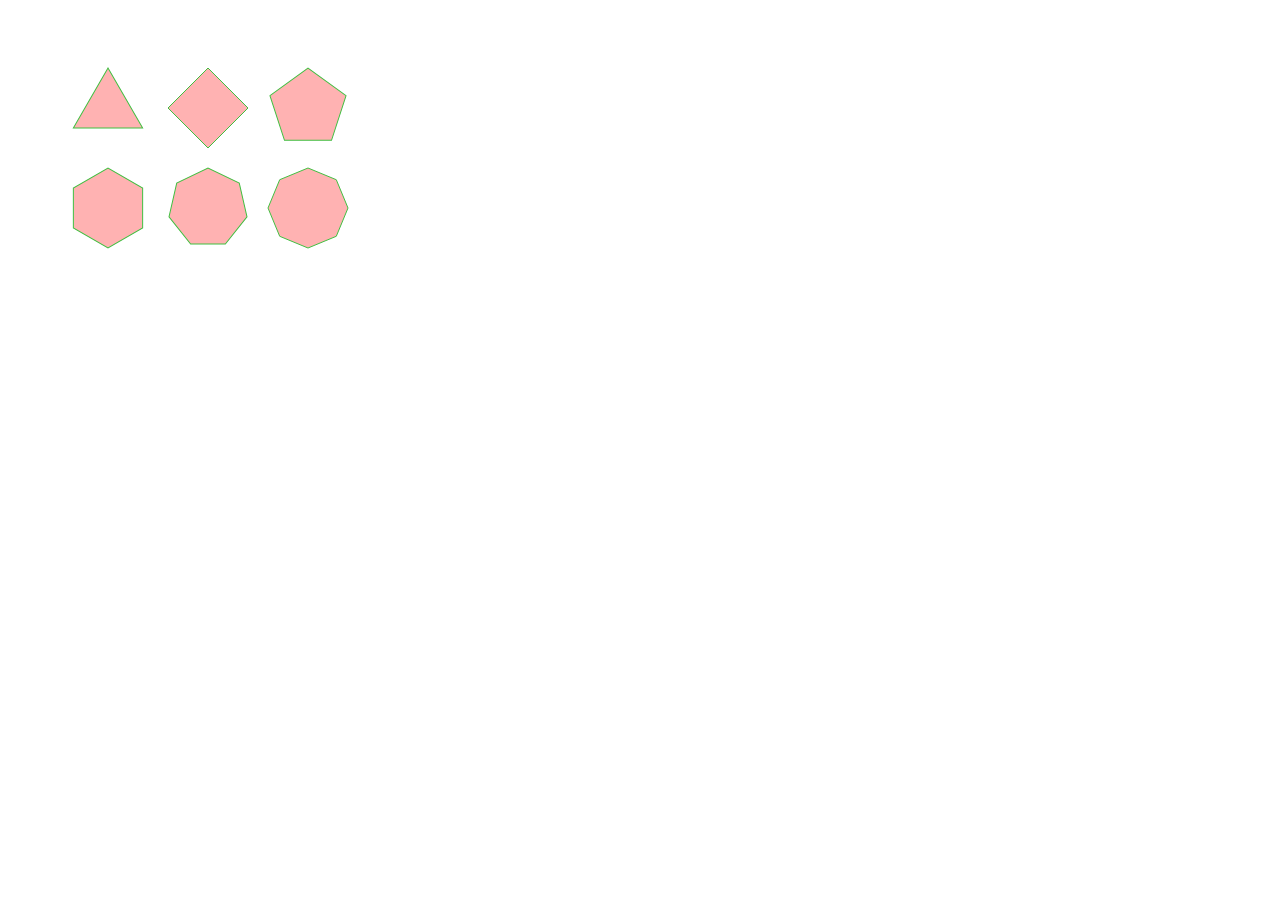
<file: index.html>
<!doctype html>
<html>
<head>
    <meta http-equiv="content-type" content="text/html;charset=UTF-8" />
    <title>canvas 画多边形</title>
</head>
<body>
    <canvas id="myCanvas" width="500" height="500"></canvas>
</body>
<script>
    var canvas = document.getElementById("myCanvas");
    var ctx = canvas.getContext('2d');
    function draw(x,y,n,r){
       var i,ang;
       ang= Math.PI*2/n;
       ctx.save();
       ctx.fillStyle = 'rgba(255,0,0,.3)';
       ctx.strokeStyle = 'hsl(120,50%,50%)';
       ctx.lineWidth = 1;
       ctx.translate(x,y);
       ctx.moveTo(0,-r);
       ctx.beginPath();
       for(i=0;i<n;i++){
           ctx.rotate(ang);
           ctx.lineTo(0,-r);
       }
       ctx.closePath();
       ctx.fill();
       ctx.stroke();
       ctx.restore();
    }
    
    draw(100,100,3,40); 
    draw(200,100,4,40);
    draw(300,100,5,40);
    draw(100,200,6,40);
    draw(200,200,7,40);
    draw(300,200,8,40);
</script>
</html>
</file>
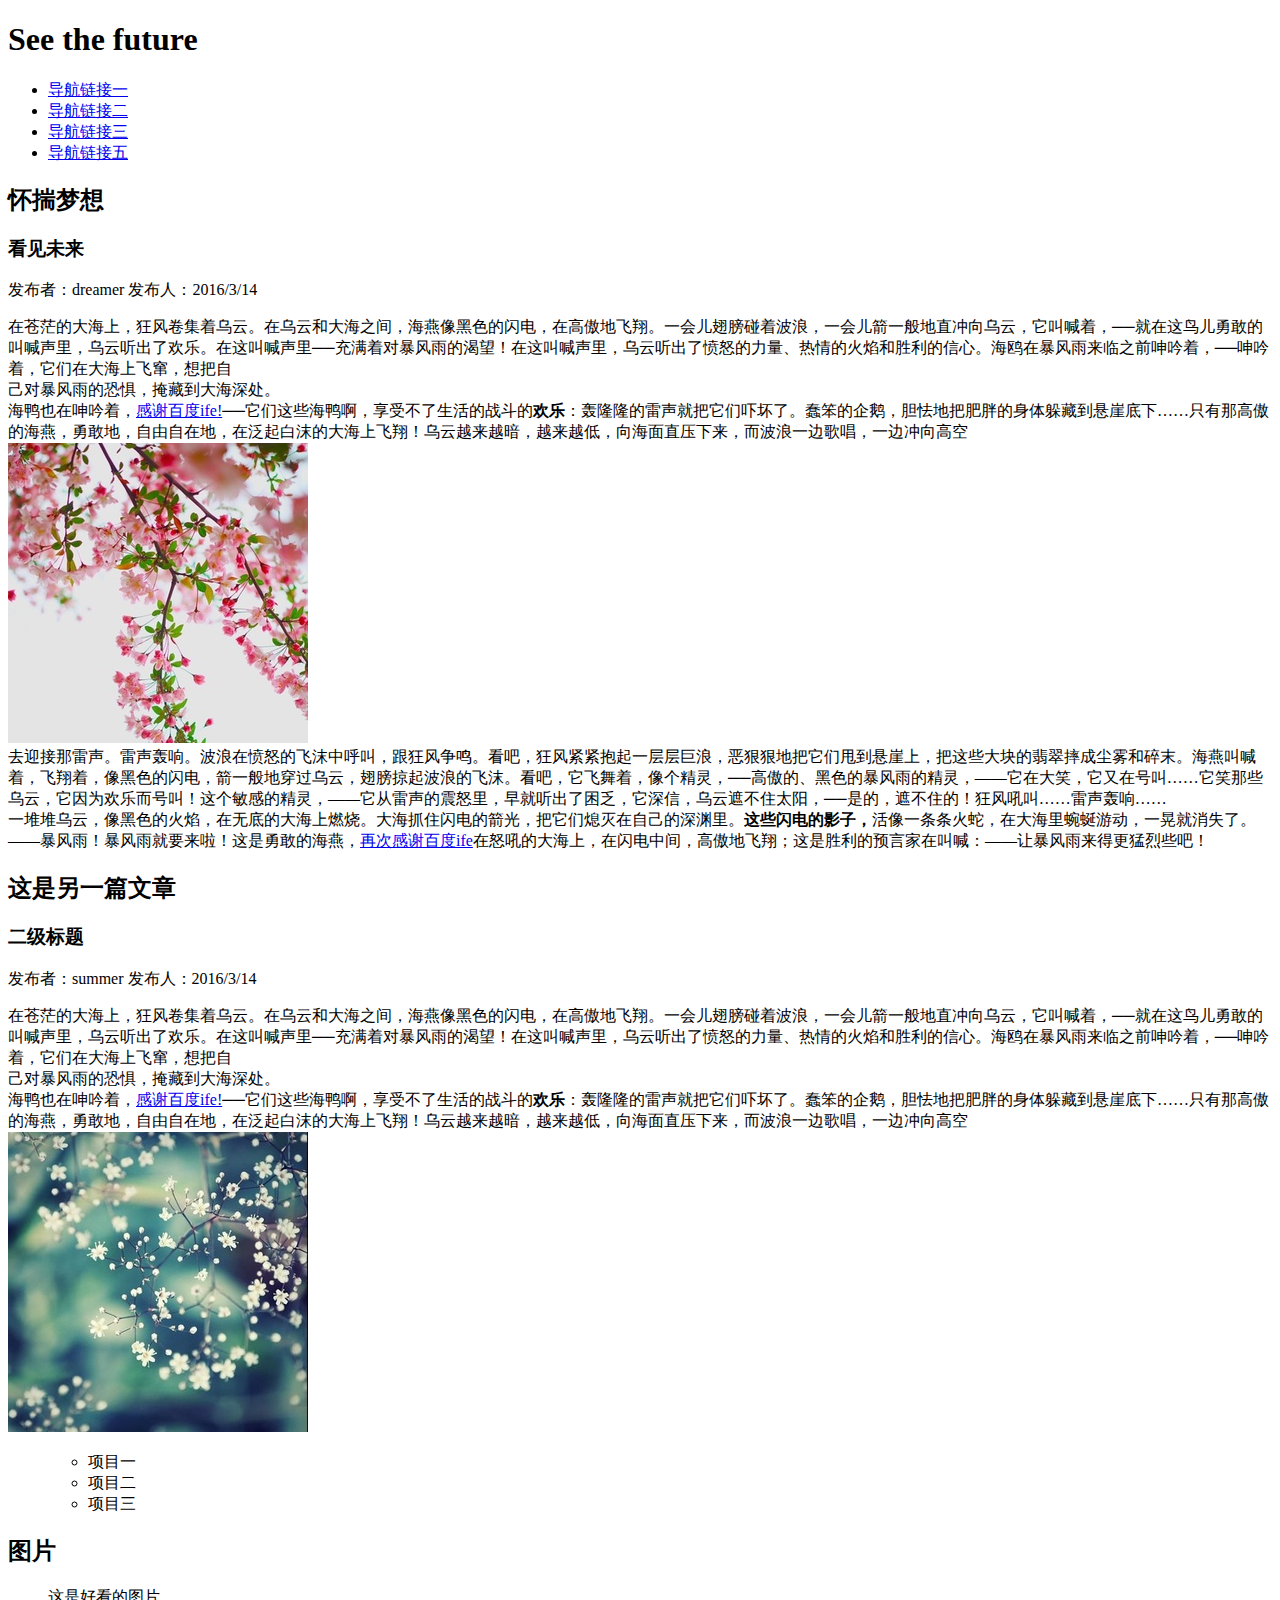
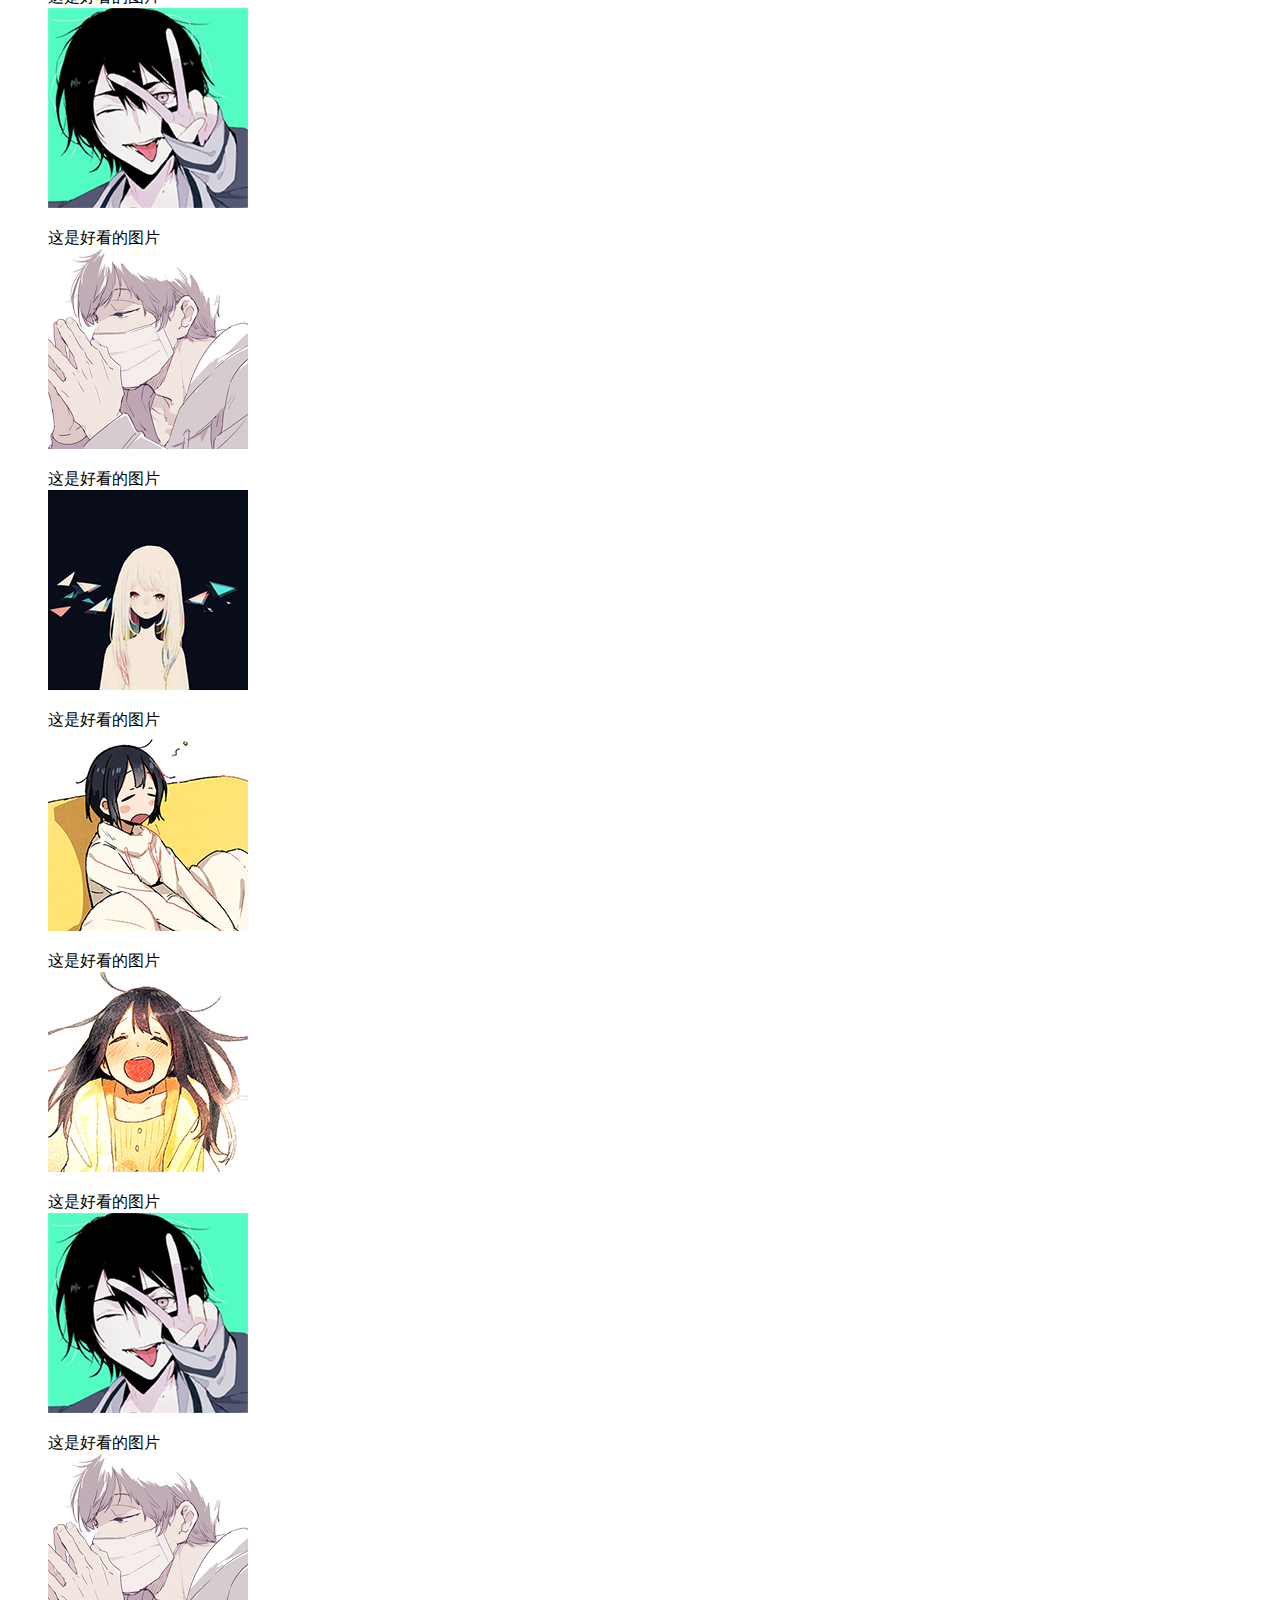
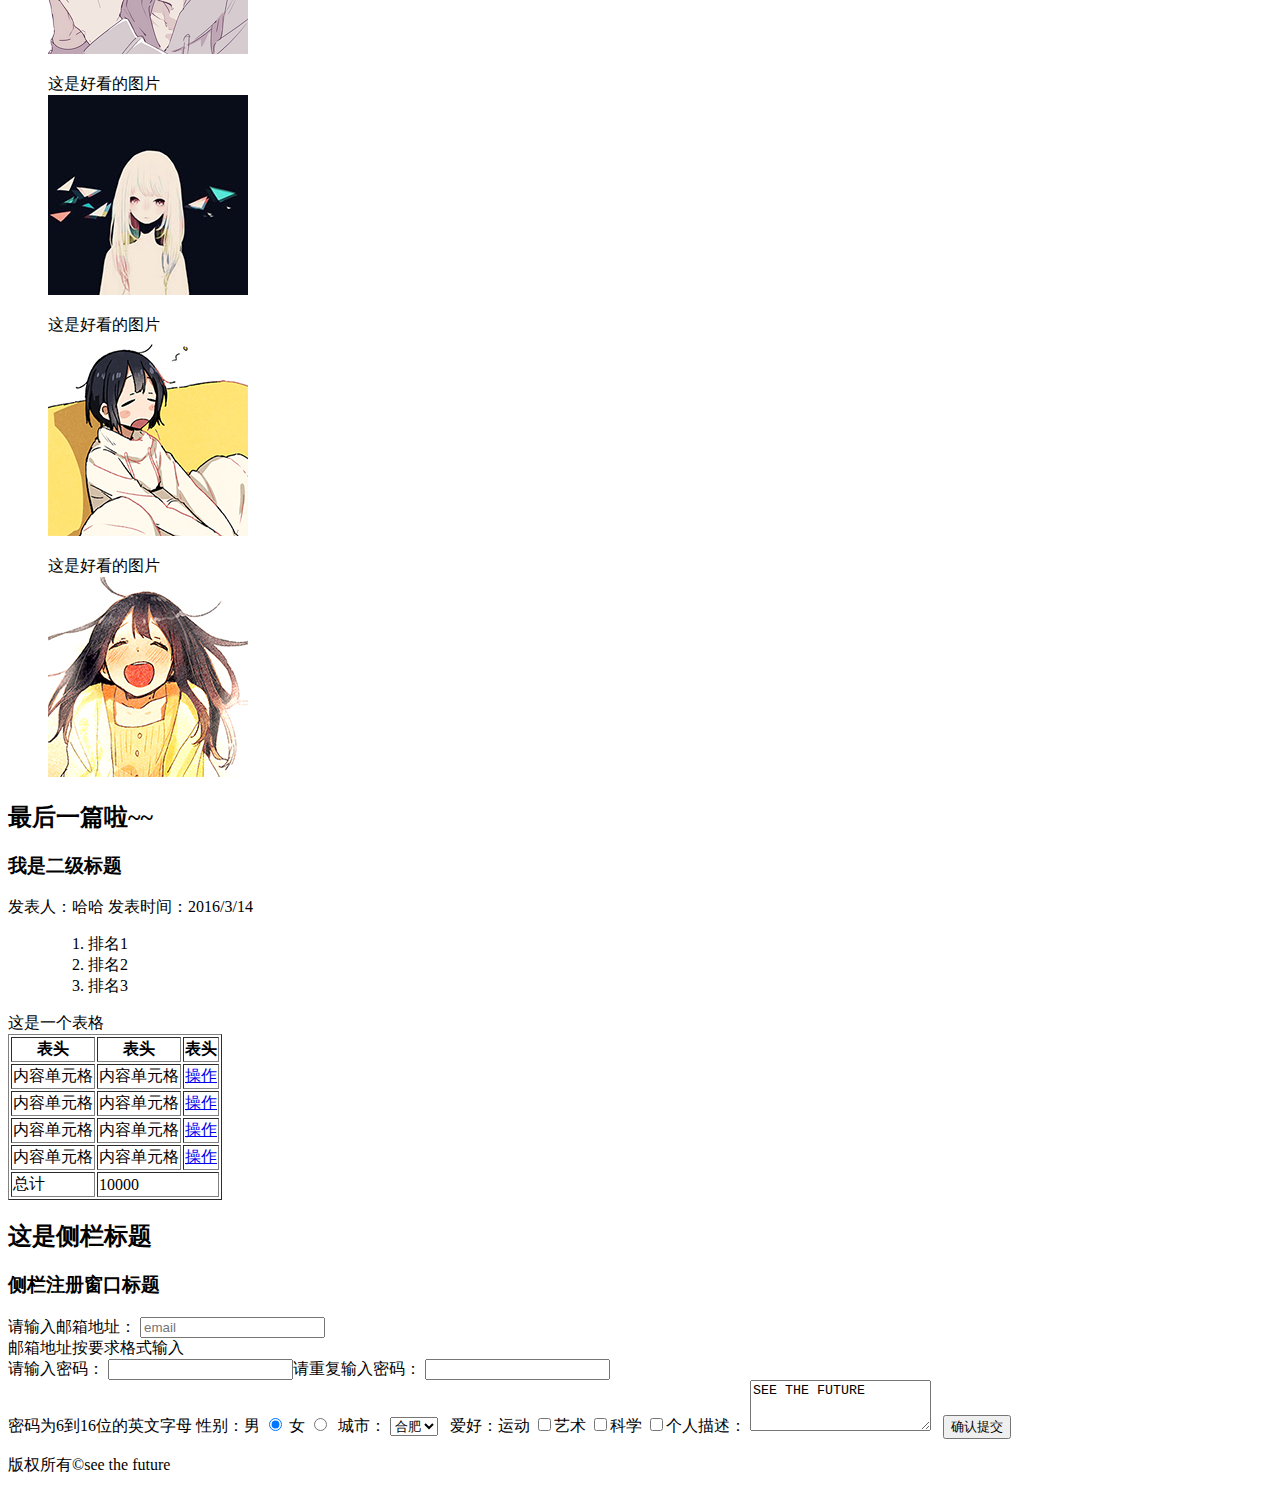
<file: task1/task1-1/index.html>
<!DOCTYPE html>
<html lang="en">

<head>
    <meta charset="UTF-8">
    <title>task1-1</title>
</head>

<body>
    <h1>See the future</h1>
    <header>
    <nav>
        <ul>
            <li><a href="#">导航链接一</a>
            </li>
            <li><a href="#">导航链接二</a>
            </li>
            <li><a href="#">导航链接三</a>
            </li>
            <li><a href="#">导航链接五</a>
            </li>
        </ul>
    </nav>
    </header>
    <section>
        <article>
           <hgroup>
            <h2>怀揣梦想</h2>
            <h3>看见未来</h3>
            </hgroup>
            <span>发布者：dreamer&nbsp;发布人：2016/3/14</span>
            <p>
                在苍茫的大海上，狂风卷集着乌云。在乌云和大海之间，海燕像黑色的闪电，在高傲地飞翔。一会儿翅膀碰着波浪，一会儿箭一般地直冲向乌云，它叫喊着，──就在这鸟儿勇敢的叫喊声里，乌云听出了欢乐。在这叫喊声里──充满着对暴风雨的渴望！在这叫喊声里，乌云听出了愤怒的力量、热情的火焰和胜利的信心。海鸥在暴风雨来临之前呻吟着，──呻吟着，它们在大海上飞窜，想把自</br>己对暴风雨的恐惧，掩藏到大海深处。</br>海鸭也在呻吟着，<a href="http://ife.baidu.com">感谢百度ife!</a>──它们这些海鸭啊，享受不了生活的战斗的<b>欢乐</b>：轰隆隆的雷声就把它们吓坏了。蠢笨的企鹅，胆怯地把肥胖的身体躲藏到悬崖底下……只有那高傲的海燕，勇敢地，自由自在地，在泛起白沫的大海上飞翔！乌云越来越暗，越来越低，向海面直压下来，而波浪一边歌唱，一边冲向高空</br>
                <img src="images/1.jpg" alt="">
                </br>去迎接那雷声。雷声轰响。波浪在愤怒的飞沫中呼叫，跟狂风争鸣。看吧，狂风紧紧抱起一层层巨浪，恶狠狠地把它们甩到悬崖上，把这些大块的翡翠摔成尘雾和碎末。海燕叫喊着，飞翔着，像黑色的闪电，箭一般地穿过乌云，翅膀掠起波浪的飞沫。看吧，它飞舞着，像个精灵，──高傲的、黑色的暴风雨的精灵，——它在大笑，它又在号叫……它笑那些乌云，它因为欢乐而号叫！这个敏感的精灵，——它从雷声的震怒里，早就听出了困乏，它深信，乌云遮不住太阳，──是的，遮不住的！狂风吼叫……雷声轰响……</br>
                一堆堆乌云，像黑色的火焰，在无底的大海上燃烧。大海抓住闪电的箭光，把它们熄灭在自己的深渊里。<b>这些闪电的影子，</b>活像一条条火蛇，在大海里蜿蜒游动，一晃就消失了。——暴风雨！暴风雨就要来啦！这是勇敢的海燕，<a href="http://ife.baidu.com" target="blank">再次感谢百度ife</a>在怒吼的大海上，在闪电中间，高傲地飞翔；这是胜利的预言家在叫喊：——让暴风雨来得更猛烈些吧！
            </p>
        </article>
        <article>
           <hgroup>
            <h2>这是另一篇文章</h2>
            <h3>二级标题</h3>
            </hgroup>
            <span>发布者：summer&nbsp;发布人：2016/3/14</span>
            <p>
                在苍茫的大海上，狂风卷集着乌云。在乌云和大海之间，海燕像黑色的闪电，在高傲地飞翔。一会儿翅膀碰着波浪，一会儿箭一般地直冲向乌云，它叫喊着，──就在这鸟儿勇敢的叫喊声里，乌云听出了欢乐。在这叫喊声里──充满着对暴风雨的渴望！在这叫喊声里，乌云听出了愤怒的力量、热情的火焰和胜利的信心。海鸥在暴风雨来临之前呻吟着，──呻吟着，它们在大海上飞窜，想把自</br>己对暴风雨的恐惧，掩藏到大海深处。</br>海鸭也在呻吟着，<a href="http://ife.baidu.com">感谢百度ife!</a>──它们这些海鸭啊，享受不了生活的战斗的<strong>欢乐</strong>：轰隆隆的雷声就把它们吓坏了。蠢笨的企鹅，胆怯地把肥胖的身体躲藏到悬崖底下……只有那高傲的海燕，勇敢地，自由自在地，在泛起白沫的大海上飞翔！乌云越来越暗，越来越低，向海面直压下来，而波浪一边歌唱，一边冲向高空</br><img src="images/2.jpg" alt="">
                </br>
            </p>
            <menu>
                <ul>
                    <li>项目一</li>
                    <li>项目二</li>
                    <li>项目三</li>
                </ul>
            </menu>
            <div>
                <h2>图片</h2>
                <figure>
                    <figcaption>这是好看的图片</figcaption>
                    <img src="images/1.png" alt="">
                </figure>
                <figure>
                    <figcaption>这是好看的图片</figcaption>
                    <img src="images/2.png" alt="">
                </figure>
                <figure>
                    <figcaption>这是好看的图片</figcaption>
                    <img src="images/3.jpeg" alt="">
                </figure>
                <figure>
                    <figcaption>这是好看的图片</figcaption>
                    <img src="images/4.png" alt="">
                </figure>
                <figure>
                    <figcaption>这是好看的图片</figcaption>
                    <img src="images/5.png" alt="">
                </figure>
                <figure>
                    <figcaption>这是好看的图片</figcaption>
                    <img src="images/1.png" alt="">
                </figure>
                <figure>
                    <figcaption>这是好看的图片</figcaption>
                    <img src="images/2.png" alt="">
                </figure>
                <figure>
                    <figcaption>这是好看的图片</figcaption>
                    <img src="images/3.jpeg" alt="">
                </figure>
                <figure>
                    <figcaption>这是好看的图片</figcaption>
                    <img src="images/4.png" alt="">
                </figure>
                <figure>
                    <figcaption>这是好看的图片</figcaption>
                    <img src="images/5.png" alt="">
                </figure>
            </div>
        </article>
        <article>
           <hgroup>
            <h2>最后一篇啦~~</h2>
            <h3>我是二级标题</h3>
            </hgroup>
            <span>发表人：哈哈&nbsp;发表时间：2016/3/14</span>
            <menu>
                <ol>
                    <li>排名1</li>
                    <li>排名2</li>
                    <li>排名3</li>
                </ol>
            </menu>
            <div>
                <caption>这是一个表格</caption>
                <table border="1">
                    <thead>
                        <th>表头</th>
                        <th>表头</th>
                        <th>表头</th>
                    </thead>
                    <tbody>
                        <tr>
                            <td>内容单元格</td>
                            <td>内容单元格</td>
                            <td><a href="#">操作</a>
                            </td>
                        </tr>
                        <tr>
                            <td>内容单元格</td>
                            <td>内容单元格</td>
                            <td><a href="#">操作</a>
                            </td>
                        </tr>
                        <tr>
                            <td>内容单元格</td>
                            <td>内容单元格</td>
                            <td><a href="#">操作</a>
                            </td>
                        </tr>
                        <tr>
                            <td>内容单元格</td>
                            <td>内容单元格</td>
                            <td><a href="#">操作</a>
                            </td>
                        </tr>
                        <tr>
                            <td>总计</td>
                            <td colspan="2">10000</td>
                        </tr>
                    </tbody>

                </table>
            </div>
        </article>
    </section>
    <aside>
        <h2>这是侧栏标题</h2>
        <h3>侧栏注册窗口标题</h3>
        <form name="input" action="email">
            <lable for="email">请输入邮箱地址：</lable>
            <input type="text" id="email" placeholder="email" />
            </br>邮箱地址按要求格式输入</br>
            <label for="">请输入密码：</label>
            <input type="password" name="password">请重复输入密码：
            <input type="password" name="password">
            </br>
            密码为6到16位的英文字母
            <label for="man">性别：</label>男
            <input type="radio" id="man" checked="checked">
            <label for="women" id="women">女</label>
            <input type="radio">&nbsp;
            <label for="city">城市：</label>
            <select id="city">
                <option value="北京">北京</option>
                <option value="上海">上海</option>
                <option value="天津">天津</option>
                <option value="武汉">武汉</option>
                <option value="合肥" selected="selected">合肥</option>
            </select>
            &nbsp;
            <label for="">爱好：</label>运动
            <input type="checkbox" name="exercise">艺术
            <input type="checkbox" name="art">科学
            <input type="checkbox" name="science">个人描述：
            <textarea rows="3" cols="20">SEE THE FUTURE</textarea>
            &nbsp;
            <input type="submit" value="确认提交">

        </form>
    </aside>
    <footer>
        <p>版权所有&copy;see the future</p>
    </footer>
</body>

</html>
</file>
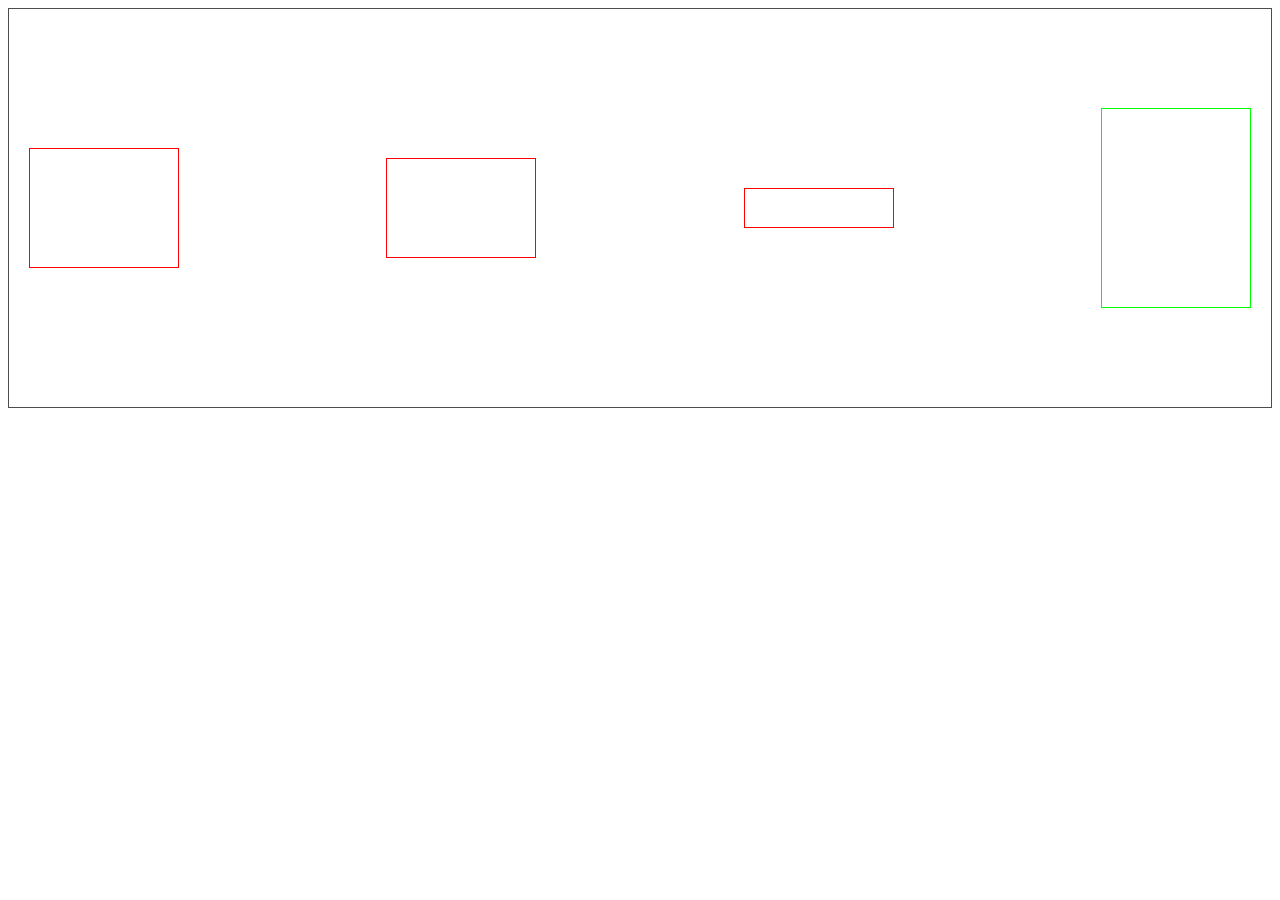
<file: task1/task1-10/index.html>
<!DOCTYPE html>
<html lang="en">
<head>
    <meta charset="UTF-8">
    <title>task1-10</title>
    <link rel="stylesheet" href="css/style.css">
</head>
<body>
    <div class="container">
        <section class="one"></section>
        <section class="two"></section>
        <section class="three"></section>
        <section class="four"></section>
    </div>
</body>
</html>
</file>
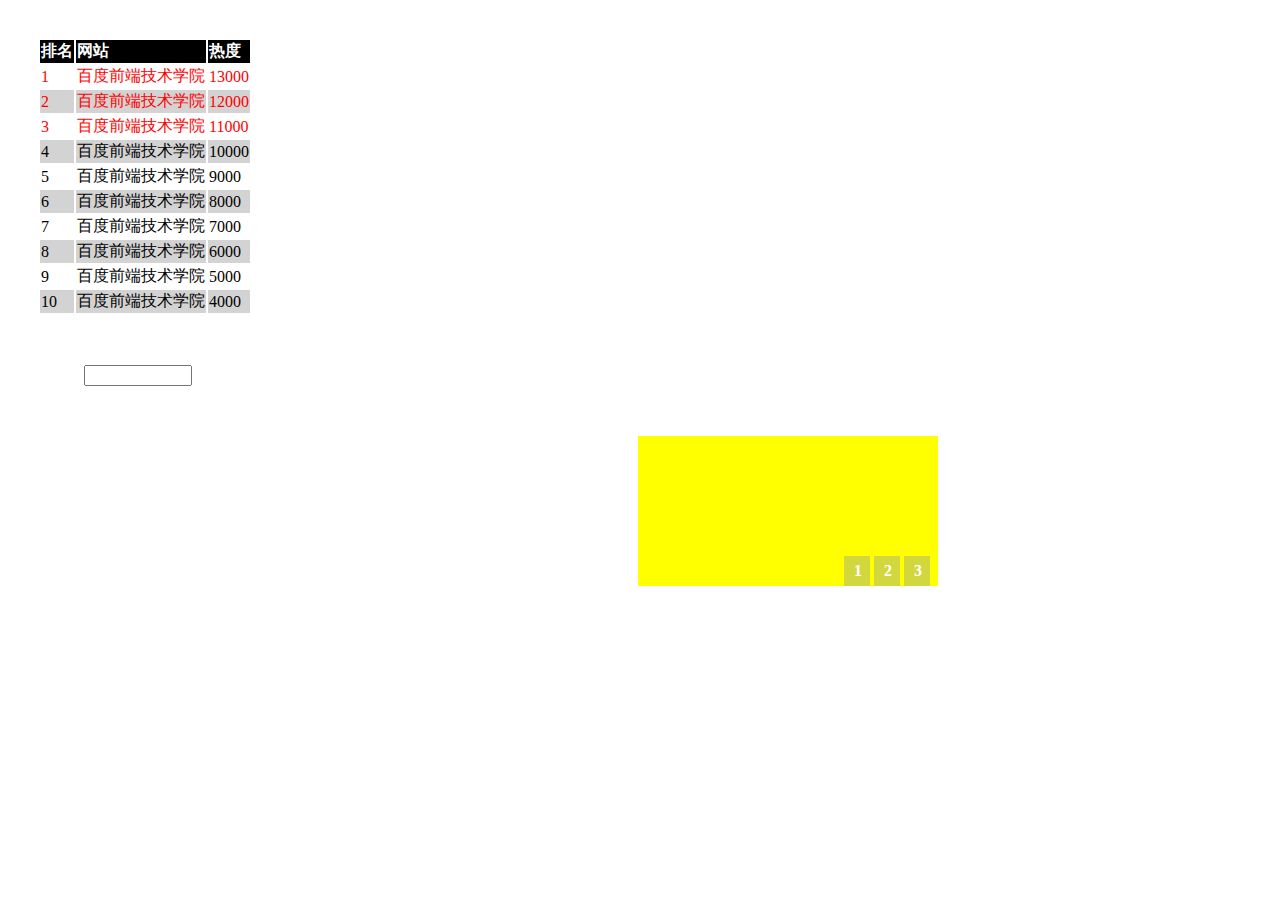
<file: task1/task1-12/index.html>
<!DOCTYPE html>
<html lang="en">

<head>
    <meta charset="UTF-8">
    <title>task1-12</title>
    <link rel="stylesheet" href="css/style.css">
</head>

<body>
    <div class="container">
        <table>
            <thead>
                <tr>
                    <th>排名</th>
                    <th>网站</th>
                    <th>热度</th>
                </tr>
            </thead>
            <tbody>
                <tr>
                    <td>1</td>
                    <td>百度前端技术学院</td>
                    <td>13000</td>
                </tr>
                <tr>
                    <td>2</td>
                    <td>百度前端技术学院</td>
                    <td>12000</td>
                </tr>
                <tr>
                    <td>3</td>
                    <td>百度前端技术学院</td>
                    <td>11000</td>
                </tr>
                <tr>
                    <td>4</td>
                    <td>百度前端技术学院</td>
                    <td>10000</td>
                </tr>
                <tr>
                    <td>5</td>
                    <td>百度前端技术学院</td>
                    <td>9000</td>
                </tr>
                <tr>
                    <td>6</td>
                    <td>百度前端技术学院</td>
                    <td>8000</td>
                </tr>
                <tr>
                    <td>7</td>
                    <td>百度前端技术学院</td>
                    <td>7000</td>
                </tr>
                <tr>
                    <td>8</td>
                    <td>百度前端技术学院</td>
                    <td>6000</td>
                </tr>
                <tr>
                    <td>9</td>
                    <td>百度前端技术学院</td>
                    <td>5000</td>
                </tr>
                <tr>
                    <td>10</td>
                    <td>百度前端技术学院</td>
                    <td>4000</td>
                </tr>
            </tbody>
        </table>
        <section class="text">
            <label for="input"></label>
            <input id="input" class="input" type="text">
        </section>
        <div class="gallery">
            <section class="carousel">
                <div id="banner1" class="banner"></div>
                <div id="banner2" class="banner"></div>
                <div id="banner3" class="banner"></div>
                <div class="icon">
                    <a href="#banner1">1</a>
                    <a href="#banner2">2</a>
                    <a href="#banner3">3</a>
                </div>
            </section>
        </div>
    </div>
</body>

</html>
</file>
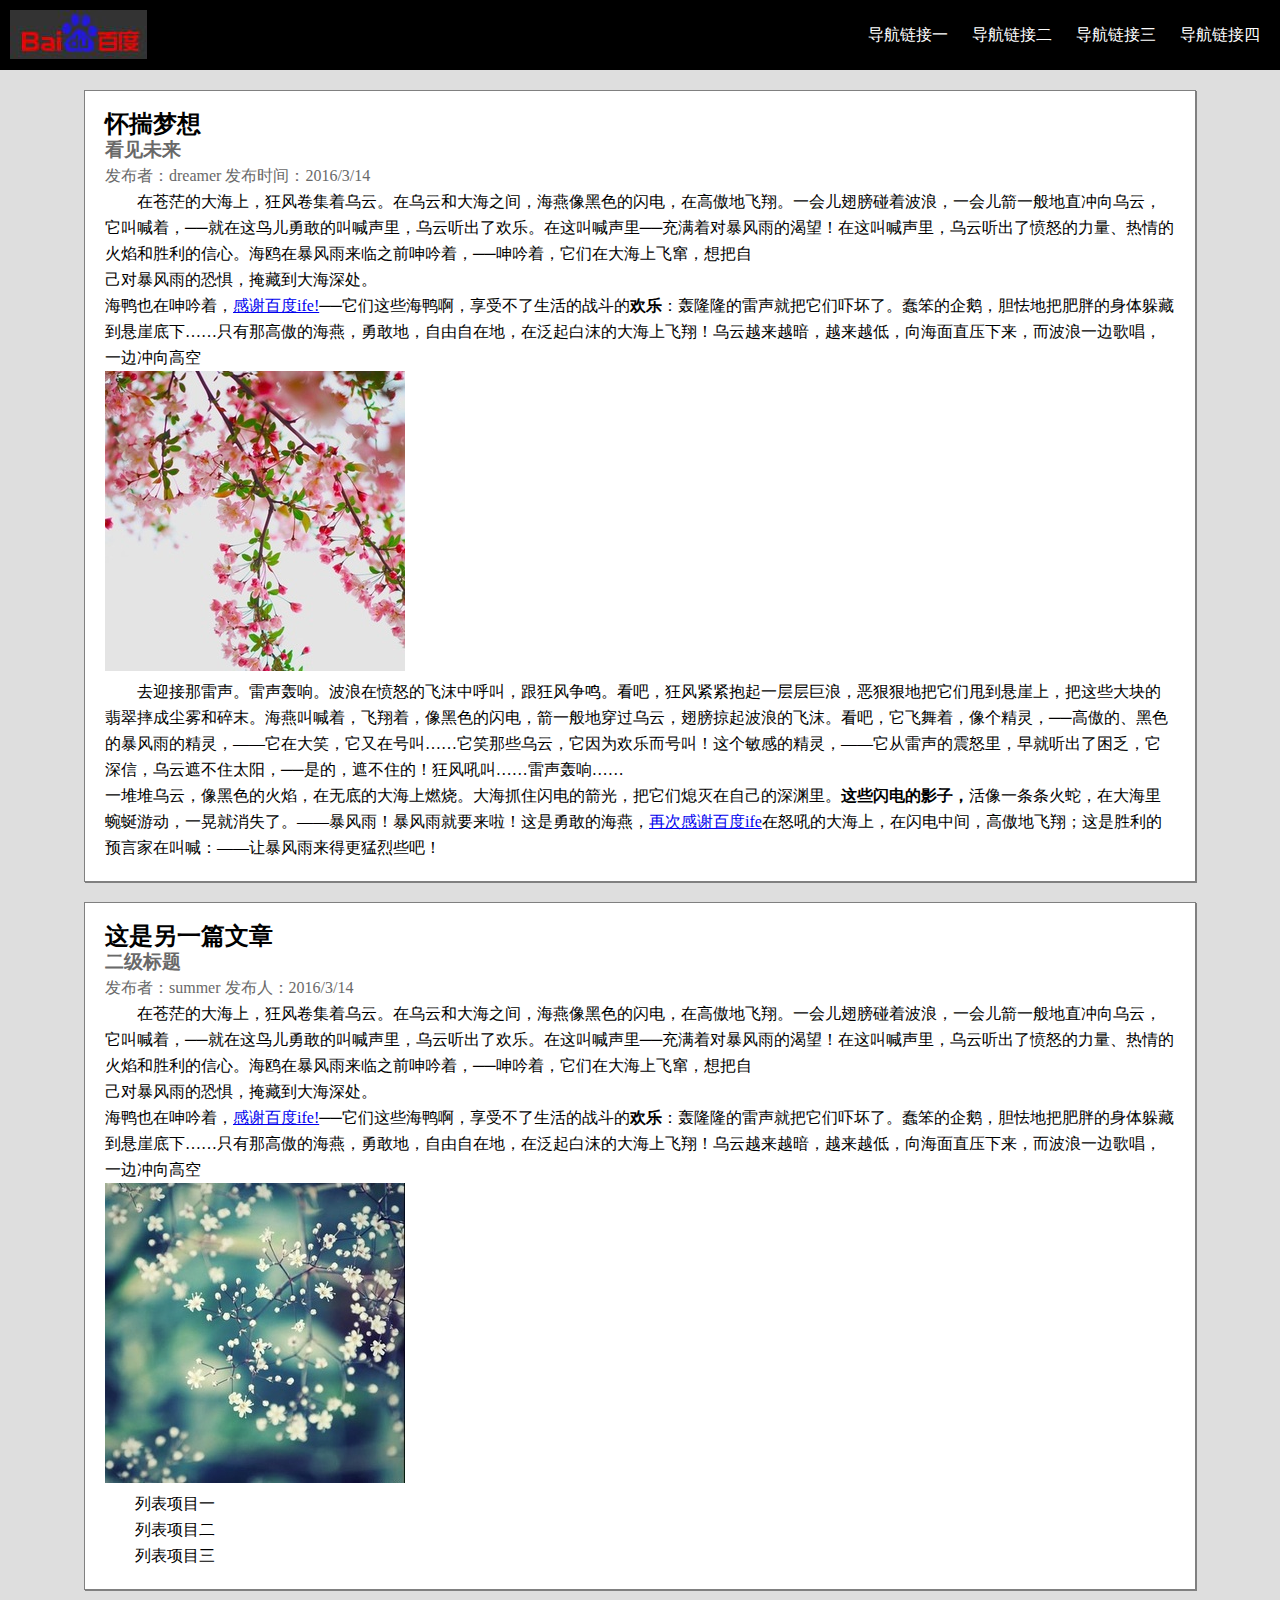
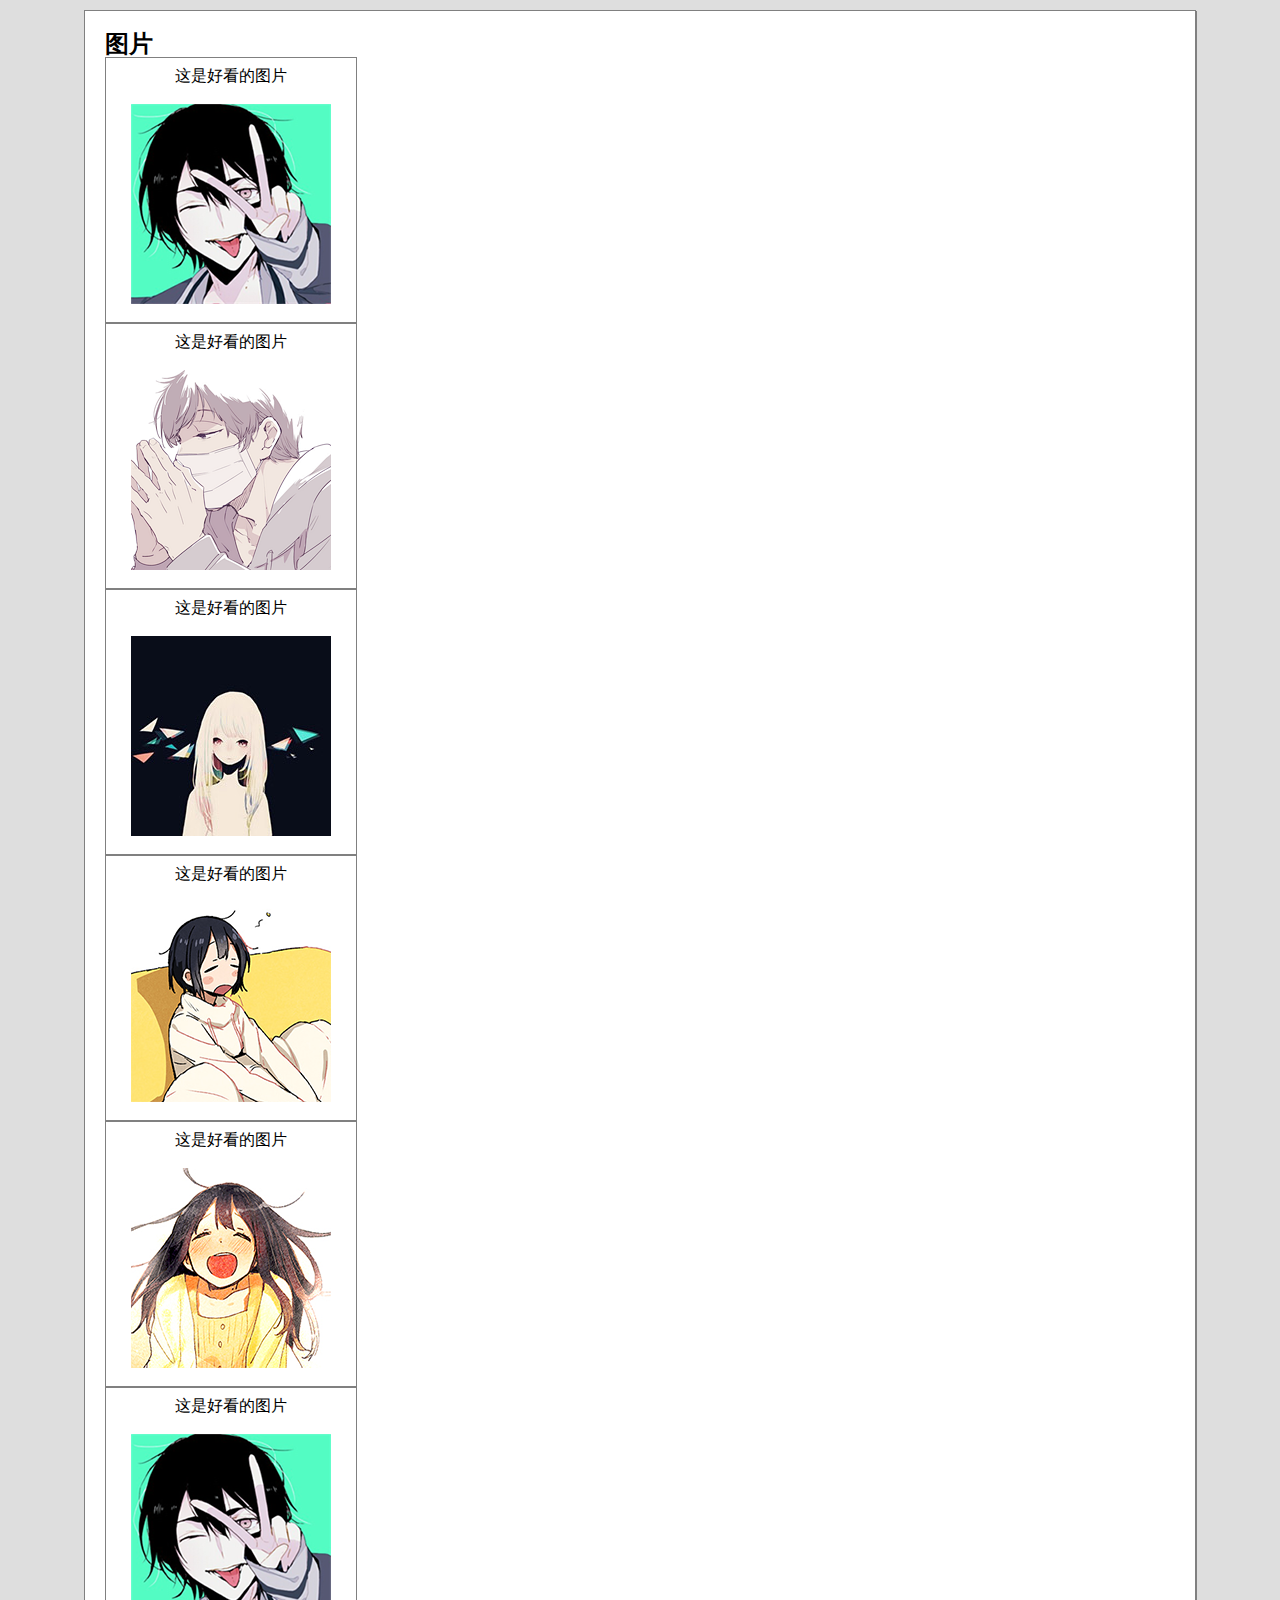
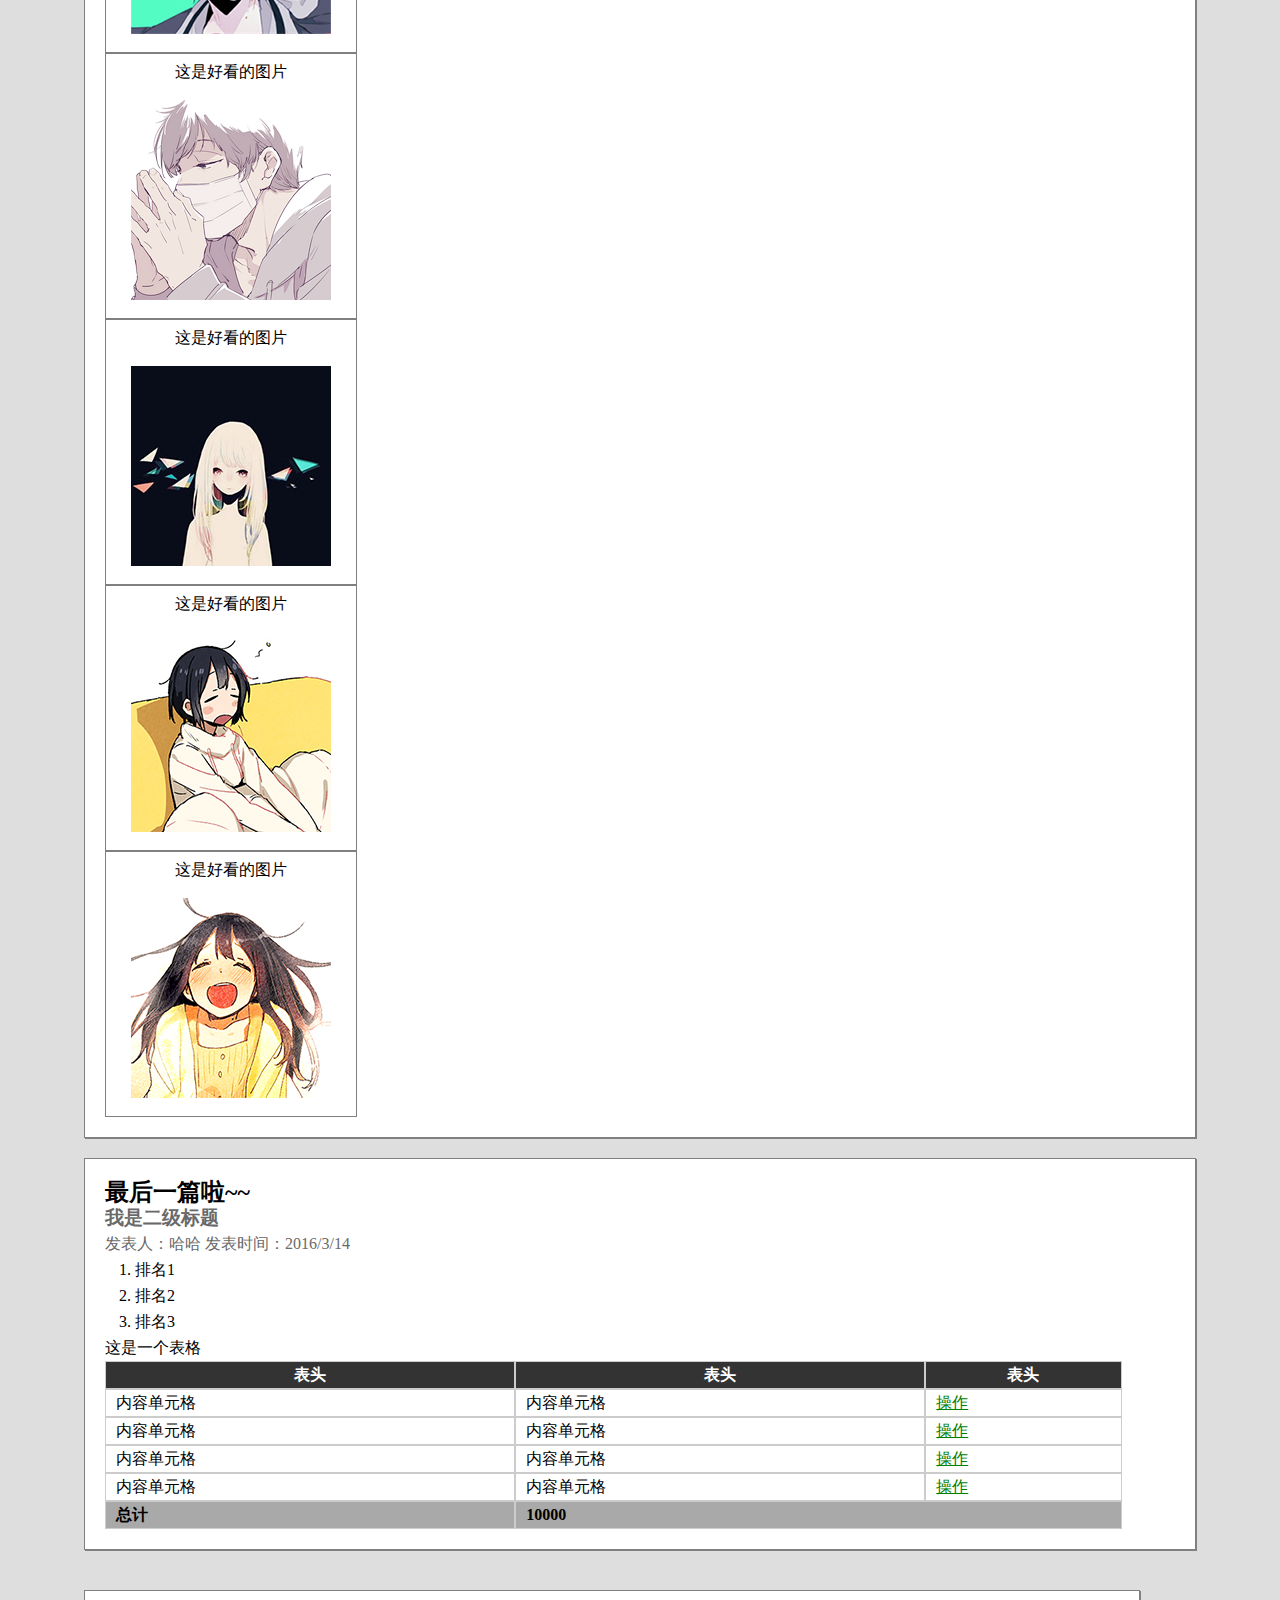
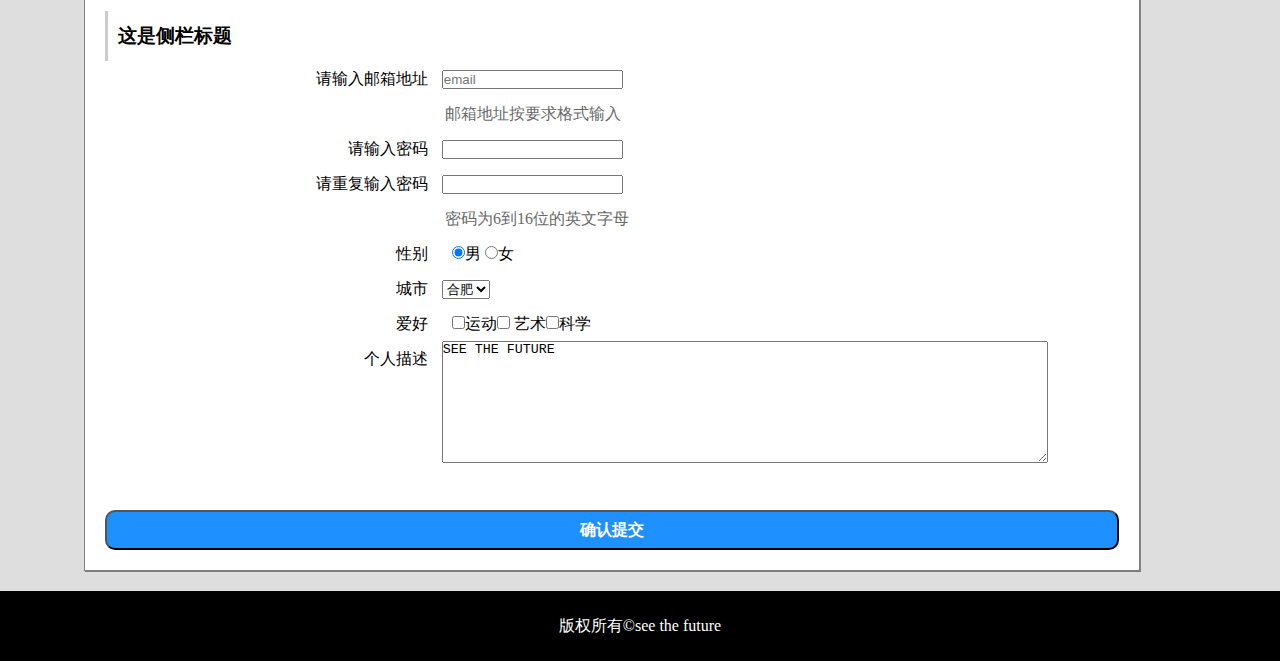
<file: task1/task1-2/index.html>
<!DOCTYPE html>
<html lang="en">

<head>
    <meta charset="UTF-8">
    <title>task1-2</title>
    <link rel="stylesheet" href="css/style.css">
</head>

<body>
    <header>
        <img src="images/B-logo.jpg" alt="logo">
        <nav>
            <ul>
                <li><a href="#">导航链接一</a>
                </li>
                <li><a href="#">导航链接二</a>
                </li>
                <li><a href="#">导航链接三</a>
                </li>
                <li><a href="#">导航链接四</a>
                </li>
            </ul>
        </nav>
    </header>
    <div class="container">
        <section>
            <article>
                <h2>怀揣梦想</h2>
                <h3>看见未来</h3>
                <span>发布者：dreamer&nbsp;发布时间：2016/3/14</span>
                <p>
                    在苍茫的大海上，狂风卷集着乌云。在乌云和大海之间，海燕像黑色的闪电，在高傲地飞翔。一会儿翅膀碰着波浪，一会儿箭一般地直冲向乌云，它叫喊着，──就在这鸟儿勇敢的叫喊声里，乌云听出了欢乐。在这叫喊声里──充满着对暴风雨的渴望！在这叫喊声里，乌云听出了愤怒的力量、热情的火焰和胜利的信心。海鸥在暴风雨来临之前呻吟着，──呻吟着，它们在大海上飞窜，想把自</br>己对暴风雨的恐惧，掩藏到大海深处。</br>海鸭也在呻吟着，<a href="http://ife.baidu.com">感谢百度ife!</a>──它们这些海鸭啊，享受不了生活的战斗的<b>欢乐</b>：轰隆隆的雷声就把它们吓坏了。蠢笨的企鹅，胆怯地把肥胖的身体躲藏到悬崖底下……只有那高傲的海燕，勇敢地，自由自在地，在泛起白沫的大海上飞翔！乌云越来越暗，越来越低，向海面直压下来，而波浪一边歌唱，一边冲向高空</br>
                    <img src="images/1.jpg" alt="">
                    </br>
                </p>
                <p>去迎接那雷声。雷声轰响。波浪在愤怒的飞沫中呼叫，跟狂风争鸣。看吧，狂风紧紧抱起一层层巨浪，恶狠狠地把它们甩到悬崖上，把这些大块的翡翠摔成尘雾和碎末。海燕叫喊着，飞翔着，像黑色的闪电，箭一般地穿过乌云，翅膀掠起波浪的飞沫。看吧，它飞舞着，像个精灵，──高傲的、黑色的暴风雨的精灵，——它在大笑，它又在号叫……它笑那些乌云，它因为欢乐而号叫！这个敏感的精灵，——它从雷声的震怒里，早就听出了困乏，它深信，乌云遮不住太阳，──是的，遮不住的！狂风吼叫……雷声轰响……</br>
                    一堆堆乌云，像黑色的火焰，在无底的大海上燃烧。大海抓住闪电的箭光，把它们熄灭在自己的深渊里。<b>这些闪电的影子，</b>活像一条条火蛇，在大海里蜿蜒游动，一晃就消失了。——暴风雨！暴风雨就要来啦！这是勇敢的海燕，<a href="http://ife.baidu.com" target="blank">再次感谢百度ife</a>在怒吼的大海上，在闪电中间，高傲地飞翔；这是胜利的预言家在叫喊：——让暴风雨来得更猛烈些吧！
                </p>
            </article>
            <article>
                <h2>这是另一篇文章</h2>
                <h3>二级标题</h3>
                <span>发布者：summer&nbsp;发布人：2016/3/14</span>
                <p>
                    在苍茫的大海上，狂风卷集着乌云。在乌云和大海之间，海燕像黑色的闪电，在高傲地飞翔。一会儿翅膀碰着波浪，一会儿箭一般地直冲向乌云，它叫喊着，──就在这鸟儿勇敢的叫喊声里，乌云听出了欢乐。在这叫喊声里──充满着对暴风雨的渴望！在这叫喊声里，乌云听出了愤怒的力量、热情的火焰和胜利的信心。海鸥在暴风雨来临之前呻吟着，──呻吟着，它们在大海上飞窜，想把自</br>己对暴风雨的恐惧，掩藏到大海深处。</br>海鸭也在呻吟着，<a href="http://ife.baidu.com">感谢百度ife!</a>──它们这些海鸭啊，享受不了生活的战斗的<strong>欢乐</strong>：轰隆隆的雷声就把它们吓坏了。蠢笨的企鹅，胆怯地把肥胖的身体躲藏到悬崖底下……只有那高傲的海燕，勇敢地，自由自在地，在泛起白沫的大海上飞翔！乌云越来越暗，越来越低，向海面直压下来，而波浪一边歌唱，一边冲向高空</br><img src="images/2.jpg" alt="">
                    </br>
                </p>
                <menu>
                    <ul>
                        <li>列表项目一</li>
                        <li>列表项目二</li>
                        <li>列表项目三</li>
                    </ul>
                </menu>
            </article>
            <article>
                <h2>图片</h2>
                <figure>
                    <figcaption>这是好看的图片</figcaption>
                    <img src="images/1.png" alt="">
                </figure>
                <figure>
                    <figcaption>这是好看的图片</figcaption>
                    <img src="images/2.png" alt="">
                </figure>
                <figure>
                    <figcaption>这是好看的图片</figcaption>
                    <img src="images/3.jpeg" alt="">
                </figure>
                <figure>
                    <figcaption>这是好看的图片</figcaption>
                    <img src="images/4.png" alt="">
                </figure>
                <figure>
                    <figcaption>这是好看的图片</figcaption>
                    <img src="images/5.png" alt="">
                </figure>
                <figure>
                    <figcaption>这是好看的图片</figcaption>
                    <img src="images/1.png" alt="">
                </figure>
                <figure>
                    <figcaption>这是好看的图片</figcaption>
                    <img src="images/2.png" alt="">
                </figure>
                <figure>
                    <figcaption>这是好看的图片</figcaption>
                    <img src="images/3.jpeg" alt="">
                </figure>
                <figure>
                    <figcaption>这是好看的图片</figcaption>
                    <img src="images/4.png" alt="">
                </figure>
                <figure>
                    <figcaption>这是好看的图片</figcaption>
                    <img src="images/5.png" alt="">
                </figure>
            </article>
            <article>
                <h2>最后一篇啦~~</h2>
                <h3>我是二级标题</h3>
                <span>发表人：哈哈&nbsp;发表时间：2016/3/14</span>
                <menu>
                    <ol>
                        <li>排名1</li>
                        <li>排名2</li>
                        <li>排名3</li>
                    </ol>
                </menu>
                <caption>这是一个表格</caption>
                <table cellspacing="0">
                    <thead>
                        <th>表头</th>
                        <th>表头</th>
                        <th>表头</th>
                    </thead>
                    <tbody>
                        <tr>
                            <td>内容单元格</td>
                            <td>内容单元格</td>
                            <td><a href="#">操作</a>
                            </td>
                        </tr>
                        <tr>
                            <td>内容单元格</td>
                            <td>内容单元格</td>
                            <td><a href="#">操作</a>
                            </td>
                        </tr>
                        <tr>
                            <td>内容单元格</td>
                            <td>内容单元格</td>
                            <td><a href="#">操作</a>
                            </td>
                        </tr>
                        <tr>
                            <td>内容单元格</td>
                            <td>内容单元格</td>
                            <td><a href="#">操作</a>
                            </td>
                        </tr>
                        <tr class="total">
                            <td>总计</td>
                            <td colspan="2">10000</td>
                        </tr>
                    </tbody>

                </table>
            </article>
        </section>
        <aside>
       <div class="title">
                <h3>这是侧栏标题</h3>
            </div>
            
                <form name="input" action="">
                   <div class="info">
                    <label for="email">请输入邮箱地址</label>
                    <input type="text" id="email" placeholder="email" />
                    </br><span>邮箱地址按要求格式输入</span>
                    </br>
                    <label for="">请输入密码</label>
                    <input type="password" name="password">
                    </br>
                    <label for="">请重复输入密码</label>
                    <input type="password" s name="password">
                    </br>
                    <span>密码为6到16位的英文字母</span>
                    </br>
                    <label>性别</label>
                    <p class="left">
                    <input type="radio" name="sex" checked="checked">男
                    <input type="radio" name="sex">女
                    &nbsp;</br>
                    </p>
                    <label for="city">城市</label>
                    <select id="city">
                        <option value="北京">北京</option>
                        <option value="上海">上海</option>
                        <option value="天津">天津</option>
                        <option value="武汉">武汉</option>
                        <option value="合肥" selected="selected">合肥</option>
                    </select>
                    &nbsp;</br>
                    <label for="">爱好</label>
                    <p class="left"><input type="checkbox" name="exercise">运动<input type="checkbox" name="art">
                    艺术<input type="checkbox" name="science">科学
                        </p>
                    </br>
                    <label for="intro" class="top">个人描述</label>
                    <textarea id="intro">SEE THE FUTURE</textarea>
                    </div>
                    &nbsp;</br>
                    <input type="submit" class="btn" value="确认提交">
                </form>
            
        </aside>
    </div>
    <footer>
        <p>版权所有&copy;see the future</p>
    </footer>
</body>

</html>
</file>
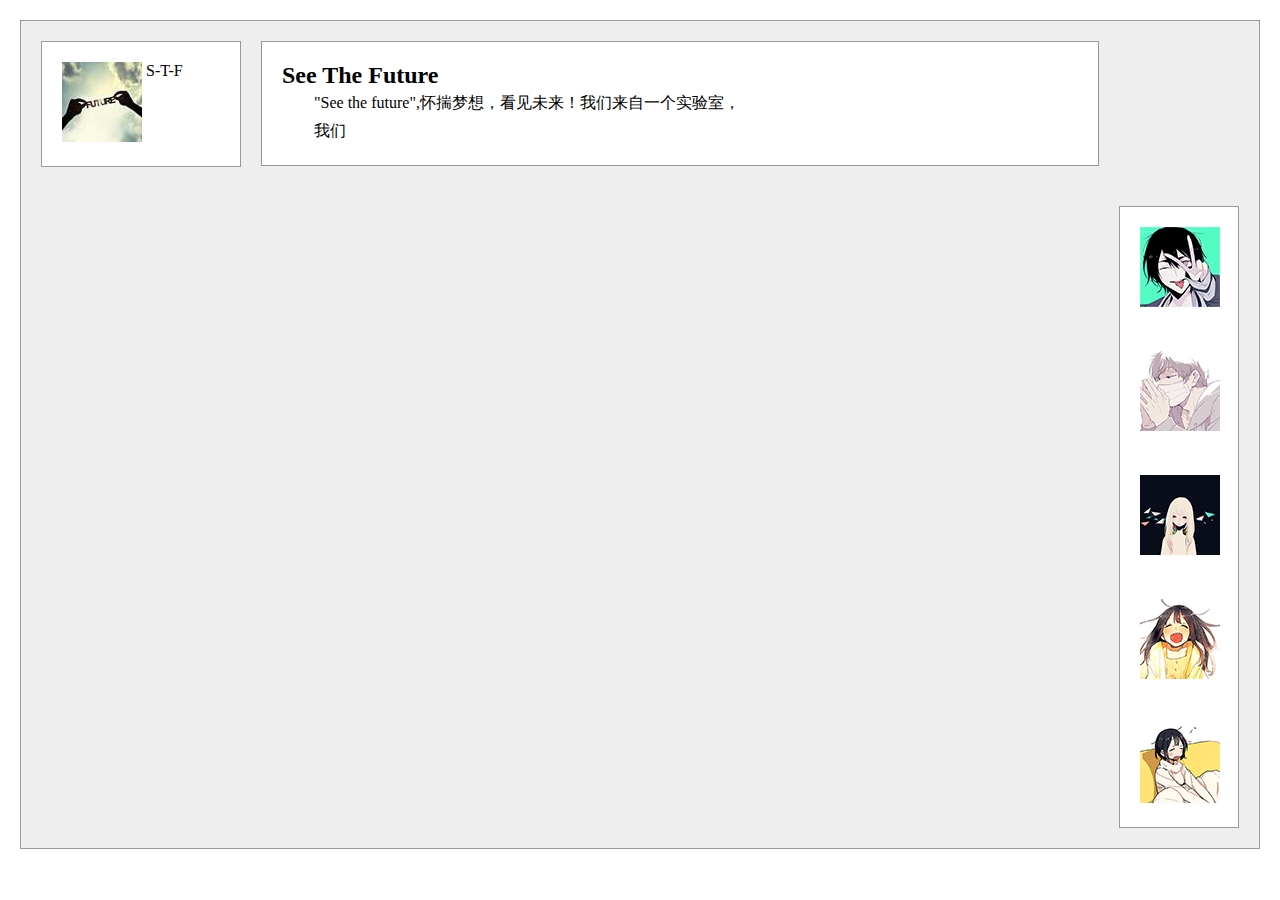
<file: task1/task1-3/index.html>
<!DOCTYPE html>
<html lang="en">

<head>
    <meta charset="UTF-8">
    <title>task1-3</title>
    <link rel="stylesheet" href="css/style.css">
</head>

<body>
    <div class="container clearfix">
        <section class="logo clearfix">
            <img src="images/logo.jpg" alt="">
            <span>S-T-F</span>
        </section>
        <section class="us">
            <article>
            <h2>See The Future</h2>
            <P>"See the future",怀揣梦想，看见未来！我们来自一个实验室，</P>
            <p>我们</p>
            </article>
        </section>
        <section class="photo">
                <img src="images/1.png" alt="">
                <img src="images/2.png" alt="">
                <img src="images/3.png" alt="">
                <img src="images/4.png" alt="">
                <img src="images/5.png" alt="">
        </section>
    </div>
</body>

</html>
</file>
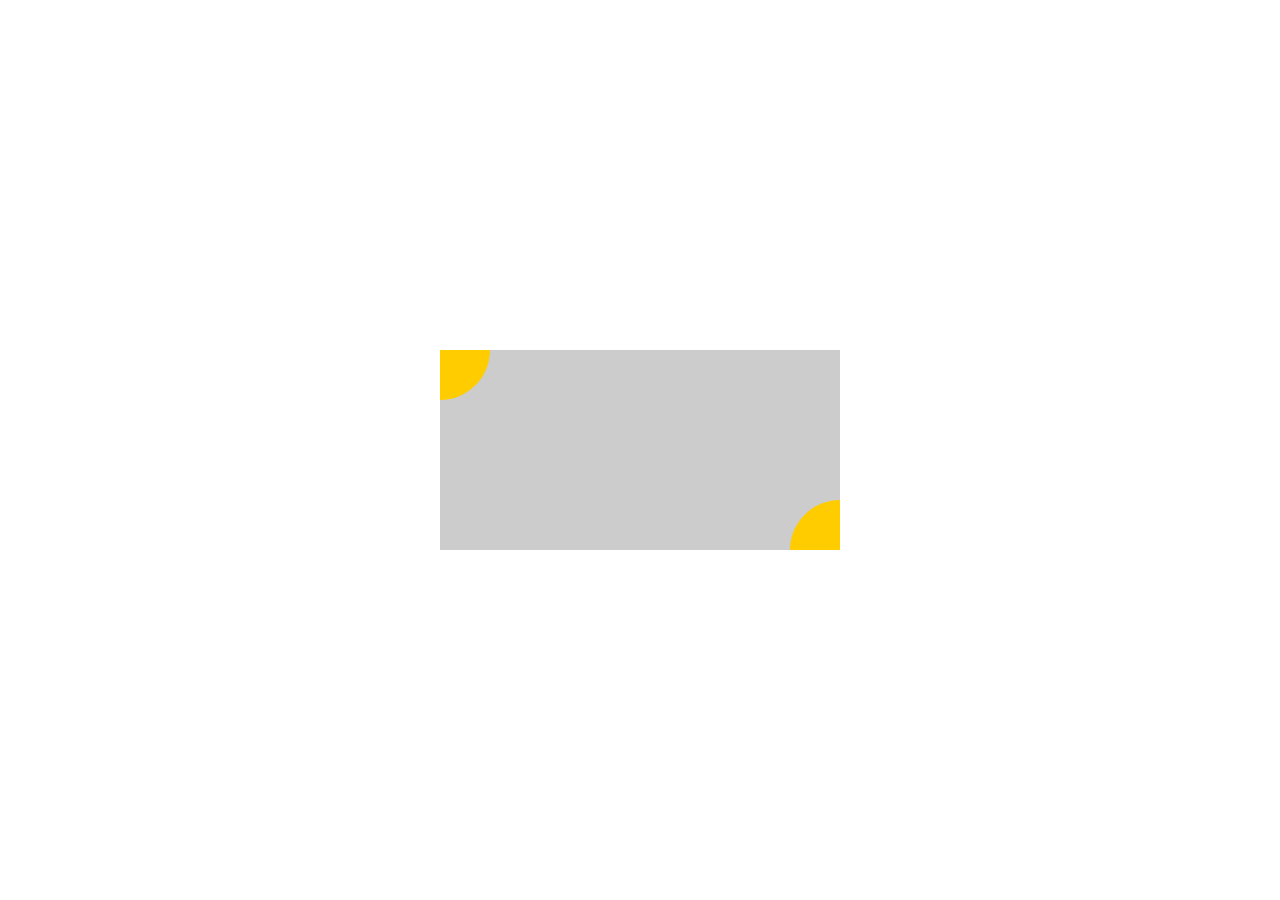
<file: task1/task1-4/index.html>
<!DOCTYPE html>
<html lang="en">

<head>
    <meta charset="UTF-8">
    <title>task1-4</title>
    <link rel="stylesheet" href="css/style.css">
</head>

<body>
    <div class="rectangle">
        <div class="circle circle-top"></div>
        <div class="circle circle-bottom"></div>
    </div>
</body>

</html>
</file>
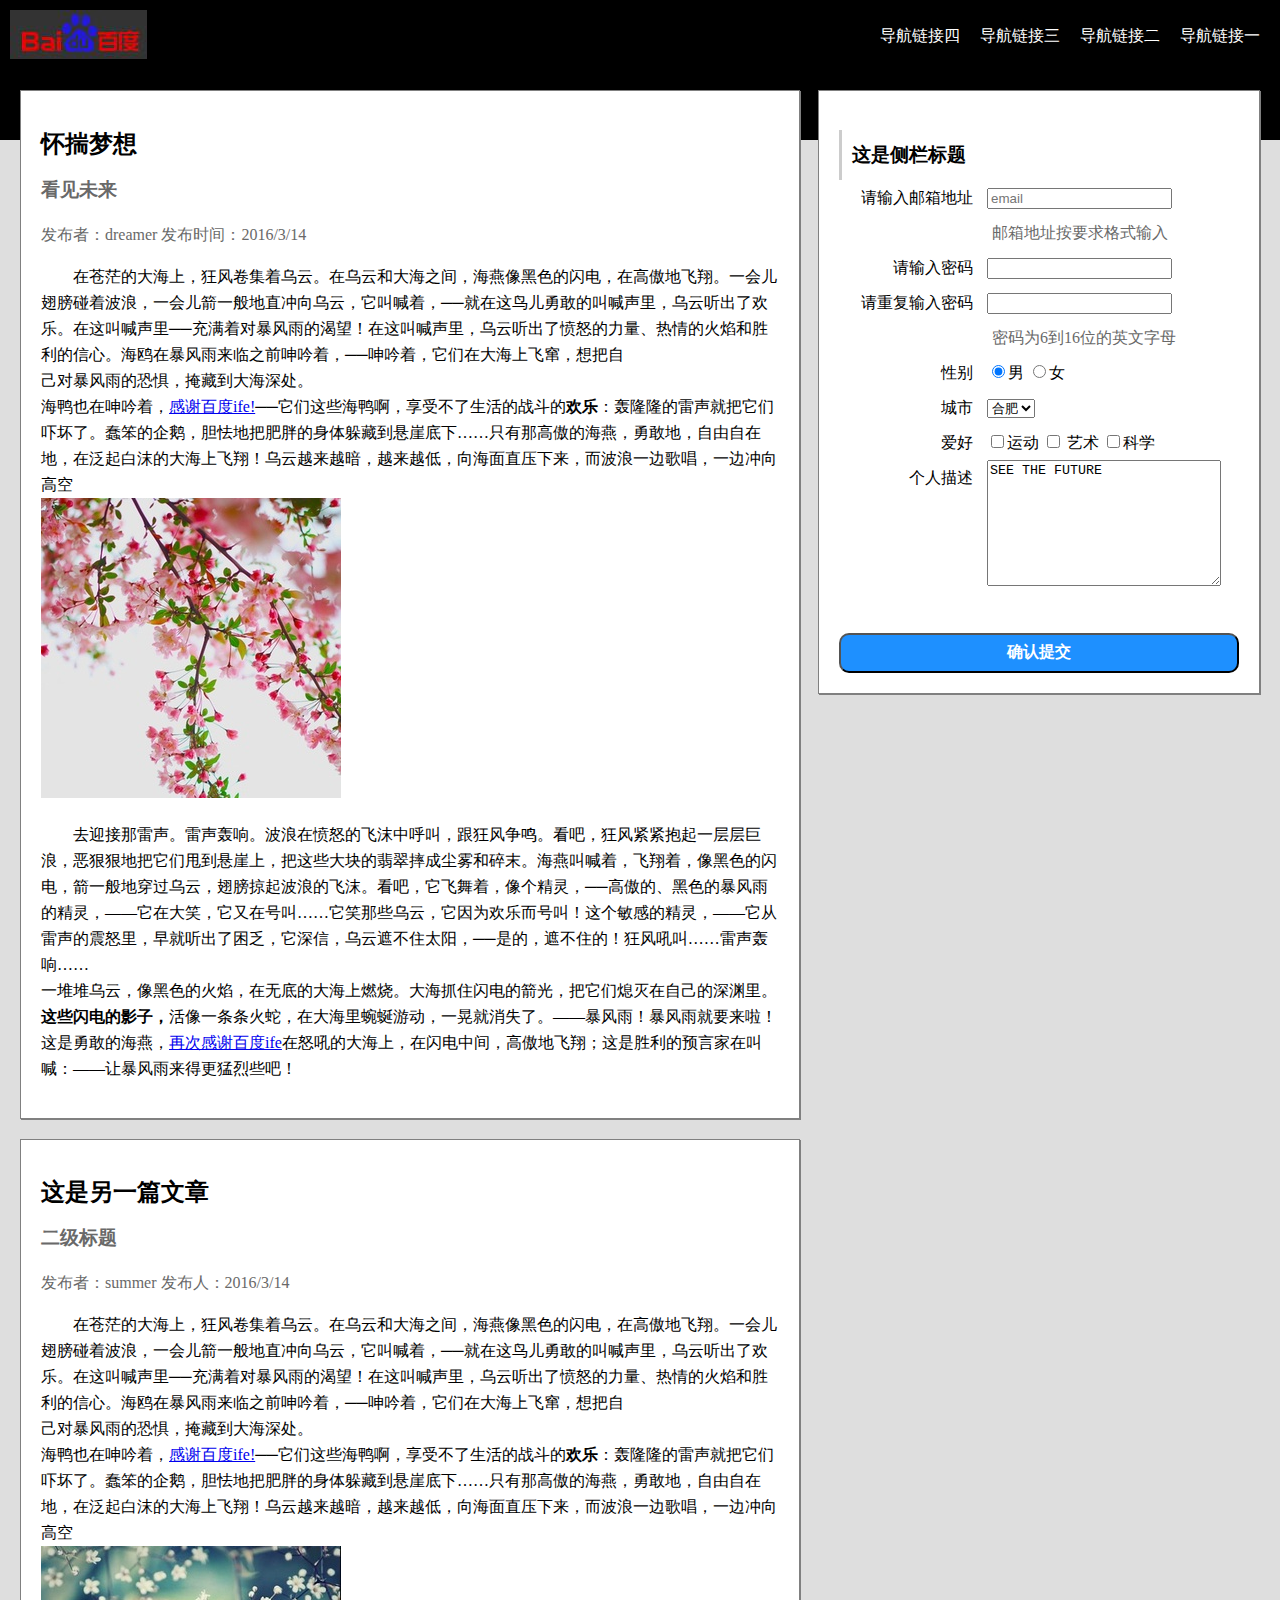
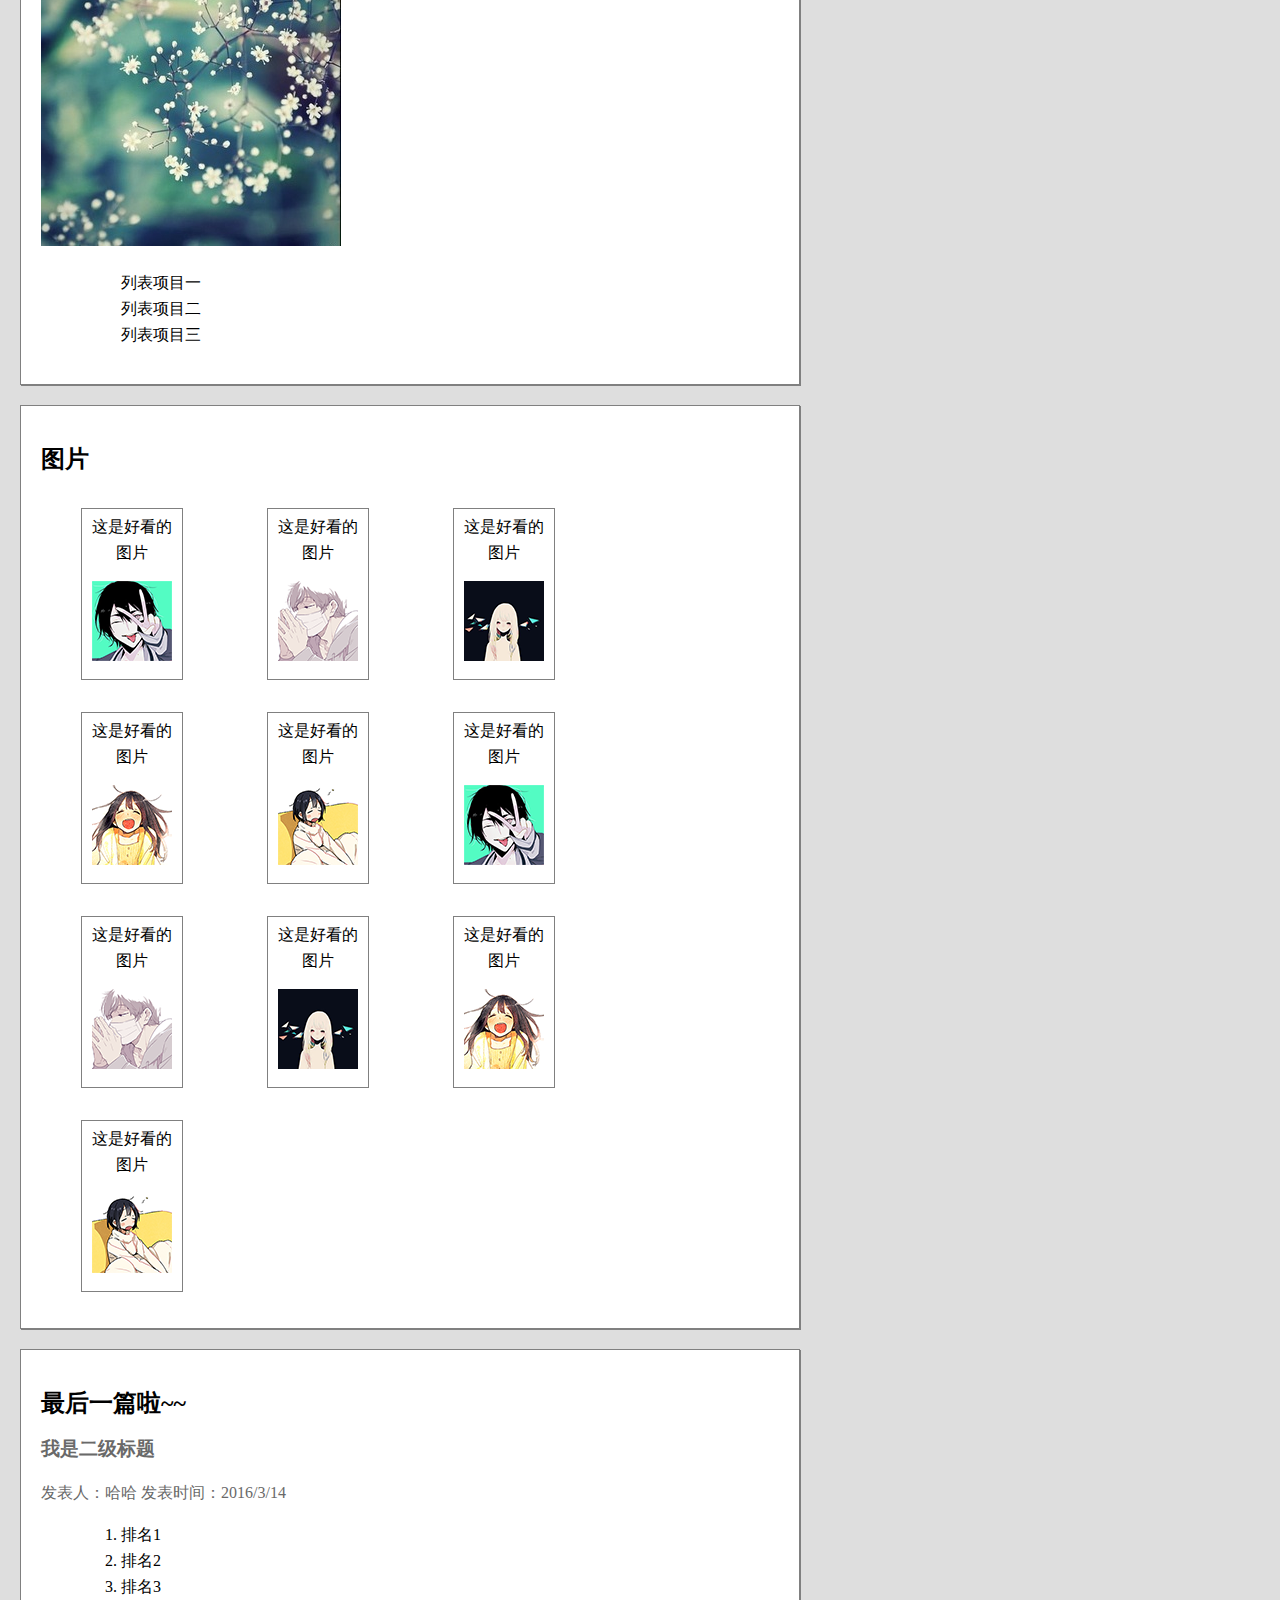
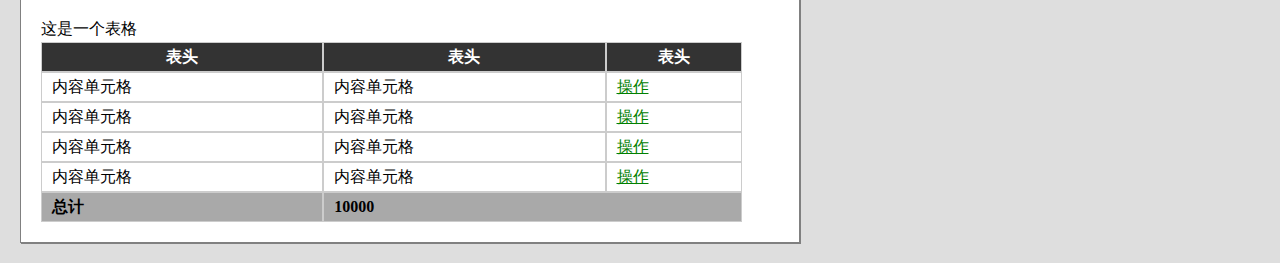
<file: task1/task1-5/index.html>
<!DOCTYPE html>
<html lang="en">

<head>
    <meta charset="UTF-8">
    <title>task1-5</title>
    <link rel="stylesheet" href="css/style.css">
</head>

<body>
    <header>
        <img src="images/B-logo.jpg" alt="logo">
        <nav>
            <ul>
                <li><a href="#">导航链接一</a>
                </li>
                <li><a href="#">导航链接二</a>
                </li>
                <li><a href="#">导航链接三</a>
                </li>
                <li><a href="#">导航链接四</a>
                </li>
            </ul>
        </nav>
    </header>
    <div class="container">
        <section class="left clearfix">
            <article>
                <h2>怀揣梦想</h2>
                <h3>看见未来</h3>
                <span>发布者：dreamer&nbsp;发布时间：2016/3/14</span>
                <p>
                    在苍茫的大海上，狂风卷集着乌云。在乌云和大海之间，海燕像黑色的闪电，在高傲地飞翔。一会儿翅膀碰着波浪，一会儿箭一般地直冲向乌云，它叫喊着，──就在这鸟儿勇敢的叫喊声里，乌云听出了欢乐。在这叫喊声里──充满着对暴风雨的渴望！在这叫喊声里，乌云听出了愤怒的力量、热情的火焰和胜利的信心。海鸥在暴风雨来临之前呻吟着，──呻吟着，它们在大海上飞窜，想把自</br>己对暴风雨的恐惧，掩藏到大海深处。</br>海鸭也在呻吟着，<a href="http://ife.baidu.com">感谢百度ife!</a>──它们这些海鸭啊，享受不了生活的战斗的<b>欢乐</b>：轰隆隆的雷声就把它们吓坏了。蠢笨的企鹅，胆怯地把肥胖的身体躲藏到悬崖底下……只有那高傲的海燕，勇敢地，自由自在地，在泛起白沫的大海上飞翔！乌云越来越暗，越来越低，向海面直压下来，而波浪一边歌唱，一边冲向高空</br>
                    <img src="images/1.jpg" alt="">
                    </br>
                </p>
                <p>去迎接那雷声。雷声轰响。波浪在愤怒的飞沫中呼叫，跟狂风争鸣。看吧，狂风紧紧抱起一层层巨浪，恶狠狠地把它们甩到悬崖上，把这些大块的翡翠摔成尘雾和碎末。海燕叫喊着，飞翔着，像黑色的闪电，箭一般地穿过乌云，翅膀掠起波浪的飞沫。看吧，它飞舞着，像个精灵，──高傲的、黑色的暴风雨的精灵，——它在大笑，它又在号叫……它笑那些乌云，它因为欢乐而号叫！这个敏感的精灵，——它从雷声的震怒里，早就听出了困乏，它深信，乌云遮不住太阳，──是的，遮不住的！狂风吼叫……雷声轰响……</br>
                    一堆堆乌云，像黑色的火焰，在无底的大海上燃烧。大海抓住闪电的箭光，把它们熄灭在自己的深渊里。<b>这些闪电的影子，</b>活像一条条火蛇，在大海里蜿蜒游动，一晃就消失了。——暴风雨！暴风雨就要来啦！这是勇敢的海燕，<a href="http://ife.baidu.com" target="blank">再次感谢百度ife</a>在怒吼的大海上，在闪电中间，高傲地飞翔；这是胜利的预言家在叫喊：——让暴风雨来得更猛烈些吧！
                </p>
            </article>
            <article>
                <h2>这是另一篇文章</h2>
                <h3>二级标题</h3>
                <span>发布者：summer&nbsp;发布人：2016/3/14</span>
                <p>
                    在苍茫的大海上，狂风卷集着乌云。在乌云和大海之间，海燕像黑色的闪电，在高傲地飞翔。一会儿翅膀碰着波浪，一会儿箭一般地直冲向乌云，它叫喊着，──就在这鸟儿勇敢的叫喊声里，乌云听出了欢乐。在这叫喊声里──充满着对暴风雨的渴望！在这叫喊声里，乌云听出了愤怒的力量、热情的火焰和胜利的信心。海鸥在暴风雨来临之前呻吟着，──呻吟着，它们在大海上飞窜，想把自</br>己对暴风雨的恐惧，掩藏到大海深处。</br>海鸭也在呻吟着，<a href="http://ife.baidu.com">感谢百度ife!</a>──它们这些海鸭啊，享受不了生活的战斗的<strong>欢乐</strong>：轰隆隆的雷声就把它们吓坏了。蠢笨的企鹅，胆怯地把肥胖的身体躲藏到悬崖底下……只有那高傲的海燕，勇敢地，自由自在地，在泛起白沫的大海上飞翔！乌云越来越暗，越来越低，向海面直压下来，而波浪一边歌唱，一边冲向高空</br><img src="images/2.jpg" alt="">
                    </br>
                </p>
                <menu>
                    <ul>
                        <li>列表项目一</li>
                        <li>列表项目二</li>
                        <li>列表项目三</li>
                    </ul>
                </menu>
            </article>
            <article class="picture">
                <h2>图片</h2>
                <figure>
                    <figcaption>这是好看的图片</figcaption>
                    <img src="images/1.png" alt="">
                </figure>
                <figure>
                    <figcaption>这是好看的图片</figcaption>
                    <img src="images/2.png" alt="">
                </figure>
                <figure>
                    <figcaption>这是好看的图片</figcaption>
                    <img src="images/3.png" alt="">
                </figure>
                <figure>
                    <figcaption>这是好看的图片</figcaption>
                    <img src="images/4.png" alt="">
                </figure>
                <figure>
                    <figcaption>这是好看的图片</figcaption>
                    <img src="images/5.png" alt="">
                </figure>
                <figure>
                    <figcaption>这是好看的图片</figcaption>
                    <img src="images/1.png" alt="">
                </figure>
                <figure>
                    <figcaption>这是好看的图片</figcaption>
                    <img src="images/2.png" alt="">
                </figure>
                <figure>
                    <figcaption>这是好看的图片</figcaption>
                    <img src="images/3.png" alt="">
                </figure>
                <figure>
                    <figcaption>这是好看的图片</figcaption>
                    <img src="images/4.png" alt="">
                </figure>
                <figure>
                    <figcaption>这是好看的图片</figcaption>
                    <img src="images/5.png" alt="">
                </figure>
            </article>
            <article>
                <h2>最后一篇啦~~</h2>
                <h3>我是二级标题</h3>
                <span>发表人：哈哈&nbsp;发表时间：2016/3/14</span>
                <menu>
                    <ol>
                        <li>排名1</li>
                        <li>排名2</li>
                        <li>排名3</li>
                    </ol>
                </menu>
                <caption>这是一个表格</caption>
                <table cellspacing="0">
                    <thead>
                        <th>表头</th>
                        <th>表头</th>
                        <th>表头</th>
                    </thead>
                    <tbody>
                        <tr>
                            <td>内容单元格</td>
                            <td>内容单元格</td>
                            <td><a href="#">操作</a>
                            </td>
                        </tr>
                        <tr>
                            <td>内容单元格</td>
                            <td>内容单元格</td>
                            <td><a href="#">操作</a>
                            </td>
                        </tr>
                        <tr>
                            <td>内容单元格</td>
                            <td>内容单元格</td>
                            <td><a href="#">操作</a>
                            </td>
                        </tr>
                        <tr>
                            <td>内容单元格</td>
                            <td>内容单元格</td>
                            <td><a href="#">操作</a>
                            </td>
                        </tr>
                        <tr class="total">
                            <td>总计</td>
                            <td colspan="2">10000</td>
                        </tr>
                    </tbody>
                </table>
            </article>
        </section>
    <aside class="clearfix">
        <div class="title">
            <h3>这是侧栏标题</h3>
        </div>

        <form name="input" action="">
            <div class="info">
                <label for="email">请输入邮箱地址</label>
                <input type="text" id="email" placeholder="email" />
                </br><span>邮箱地址按要求格式输入</span>
                </br>
                <label for="">请输入密码</label>
                <input type="password" name="password">
                </br>
                <label for="">请重复输入密码</label>
                <input type="password" s name="password">
                </br>
                <span>密码为6到16位的英文字母</span>
                </br>
                <label>性别</label>
<!--                <p class="left">-->
                    <input type="radio" name="sex" checked="checked">男
                    <input type="radio" name="sex">女 &nbsp;
<!--                </p>-->
                </br>
                <label for="city">城市</label>
                <select id="city">
                    <option value="北京">北京</option>
                    <option value="上海">上海</option>
                    <option value="天津">天津</option>
                    <option value="武汉">武汉</option>
                    <option value="合肥" selected="selected">合肥</option>
                </select>
                &nbsp;</br>
                <label for="">爱好</label>
<!--                <p class="left">-->
                    <input type="checkbox" name="exercise">运动
                    <input type="checkbox" name="art"> 艺术
                    <input type="checkbox" name="science">科学
<!--                </p>-->
                </br>
                <label for="intro" class="top">个人描述</label>
                <textarea id="intro">SEE THE FUTURE</textarea>
            </div>
            &nbsp;</br>
            <input type="submit" class="btn" value="确认提交">
        </form>
    </aside>
         <div class="clearfix">
        <footer>
        <p>版权所有&copy;see the future</p>
        </footer>
    </div>
    </div>
    
</body>

</html>
</file>
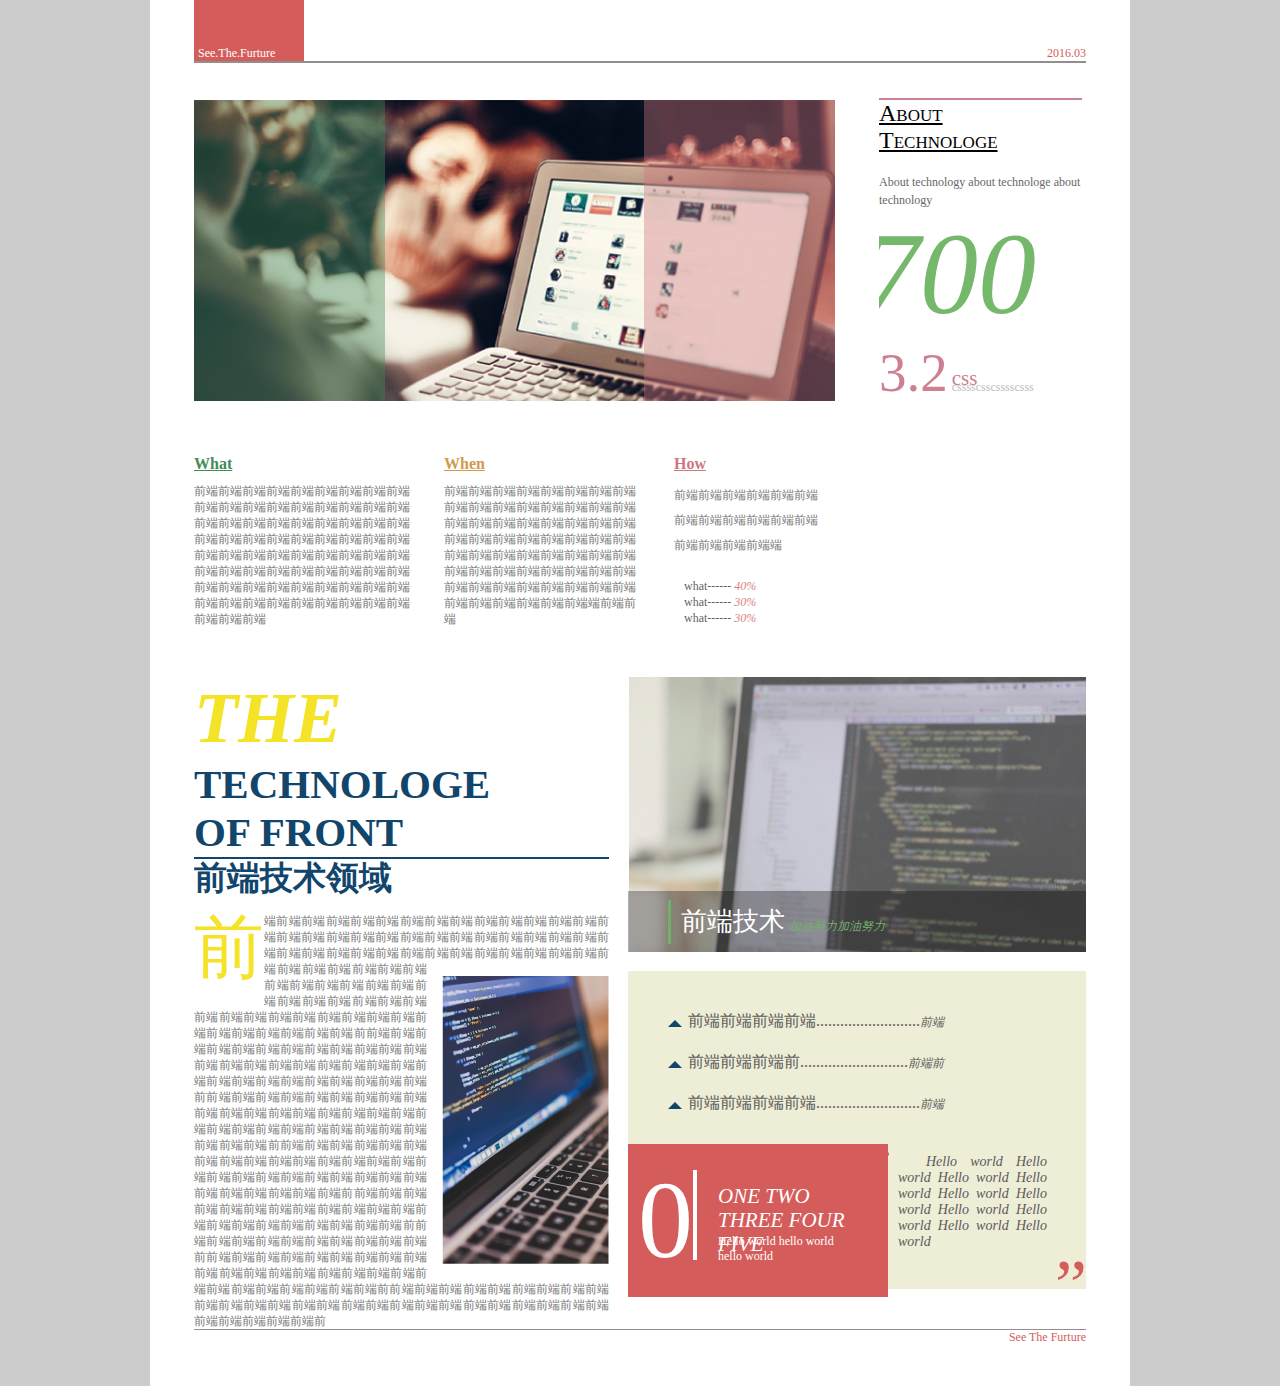
<file: task1/task1-6/index.html>
<!DOCTYPE html>
<html lang="en">

<head>
    <meta charset="UTF-8">
    <title>task1-6</title>
    <link rel="stylesheet" href="css/style.css">
</head>

<body>
    <div class="container">
        <header>
            <p><span>See.The.Furture</span>
            </p>
            <span>
                2016.03  
              </span>
        </header>
        <section class="part1">
            <article class="pic1">
                <p class="red"></p>
                <p class="green"></p>
                
            </article>
            <article class="right1">
                <p class="about">About</p>
                <p class="about">Technologe</p>
                </br>
                <span class="f1">About technology about technologe about technology</span>
                <p class="f700">700</p>
                <div class="all">
                    <p class="f32">3.2</p>
                    <p class="fcss"><span class="fcss1">css</span>
                        </br><span class="fcss2">csssscsscsssscsss</span>
                    </p>
                </div>
            </article>
        </section>
        <section class="part2">
            <article class="what">
                <h2><a href="#">What</a></h2>
                <p>前端前端前端前端前端前端前端前端前端前端前端前端前端前端前端前端前端前端前端前端前端前端前端前端前端前端前端前端前端前端前端前端前端前端前端前端前端前端前端前端前端前端前端前端前端前端前端前端前端前端前端前端前端前端前端前端前端前端前端前端前端前端前端前端前端前端前端前端前端前端前端前端前端前端前端</p>
            </article>
            <article class="when">
                <h2><a href="#">When</a></h2>
                <p>前端前端前端前端前端前端前端前端前端前端前端前端前端前端前端前端前端前端前端前端前端前端前端前端前端前端前端前端前端前端前端前端前端前端前端前端前端前端前端前端前端前端前端前端前端前端前端前端前端前端前端前端前端前端前端前端前端前端前端前端前端前端端前端前端</p>
            </article>
            <article class="how">
                <h2><a href="#">How</a></h2>
                <p>前端前端前端前端前端前端前端前端前端前端前端前端前端前端前端前端端</p>
                <p class="what">what------<span> 40%</span>
                    <br> what------
                    <span> 30%</span>
                    <br> what------
                    <span> 30%</span>
                </p>
            </article>
        </section>
        <section class="part3">
            <article class="right">
                <section class="right-pic">
                    <div class="pic-font">
                        <div class="grey"></div>
                        <div class="right-font">
                            <span class="font1">前端技术</span>
                            <span class="font2">
                               加油努力加油努力
                           </span>
                        </div>
                    </div>
                </section>
                <section class="bottom">
                    <article class="first">
                       <p><span class="triangle"></span>前端前端前端前端..........................<i>前端</i></p> 
                       <p><span class="triangle"></span>前端前端前端前...........................<i>前端前</i></p> 
                       <p><span class="triangle"></span>前端前端前端前端..........................<i>前端</i></p> 
                    </article>
                    <article class="second">
                        <div class="red">
                            <p class="o">0<span class="icon"></span></p>
                            <i>ONE TWO</br>THREE FOUR FIVE</i>
                            <span class="small">
                                Hello world hello world<br>hello world
                            </span>
                        </div>
                        <div class="text">
                                <span class="big1">“</span><p>Hello world Hello world Hello world Hello world Hello world Hello world Hello world Hello world Hello world Hello world</p><span class="big2">”</span>
                        </div>
                        
                    </article>
                </section>
            </article>
            <article class="left">
                <h1><i>THE</i> TECHNOLOGE<br>OF FRONT 
                <p>前端技术领域</p>
                </h1>
                <p class="font-pic"><span class="big">前</span>端前端前端前端前端前端前端前端前端前端前端前端前端前端前端前端前端前端前端前端前端前端前端前端前端前端前端前端前端前端前端前端前端前端前端前端前端前端前端前端前端前端前端前端前端前端前端<img src="images/pic3.png" alt="">前端前端前端前端前端前端前端前端前端前端前端前端前端前端前端前端前端前端前端前端前端前端前端前端前端前端前端前端前端前端前端前前端前端前端前端前端前端前端前端前端前端前端前端前端前端前端前端前端前端前端前端前端前端前端前端前端前端前端前端前端前端前端前前端前端前端前端前端前端前端前端前端前端前端前端前端前端前端前端前端前端前端前端前端前端前端前端前端前端前端前端前端前端前端前前端前端前端前端前端前端前端前端前端前端前端前端前端前端前端前端前端前端前端前端前端前端前端前端前端前端前端前端前端前端前端前前端前端前端前端前端前端前端前端前端前端前端前端前端前端前端前端前端前端前端前端前端前前端前端前端前端前端前端前端前端前端前端前前端前端前端前端前端前端前端前端前端前端前端前端前端前端前端前端前端前端前端前端前端前端前端前端前端前端前前端前端前端前端前端前端前端前端前端前端前端前端前端前端前端前端前端前端前端前端前端前端前端前端前端前端前端前端前端前端前端前 
                </p>
            </article>
        </section>
        <footer>
            <p>See The Furture</p>
        </footer>
    </div>
</body>

</html>
</file>
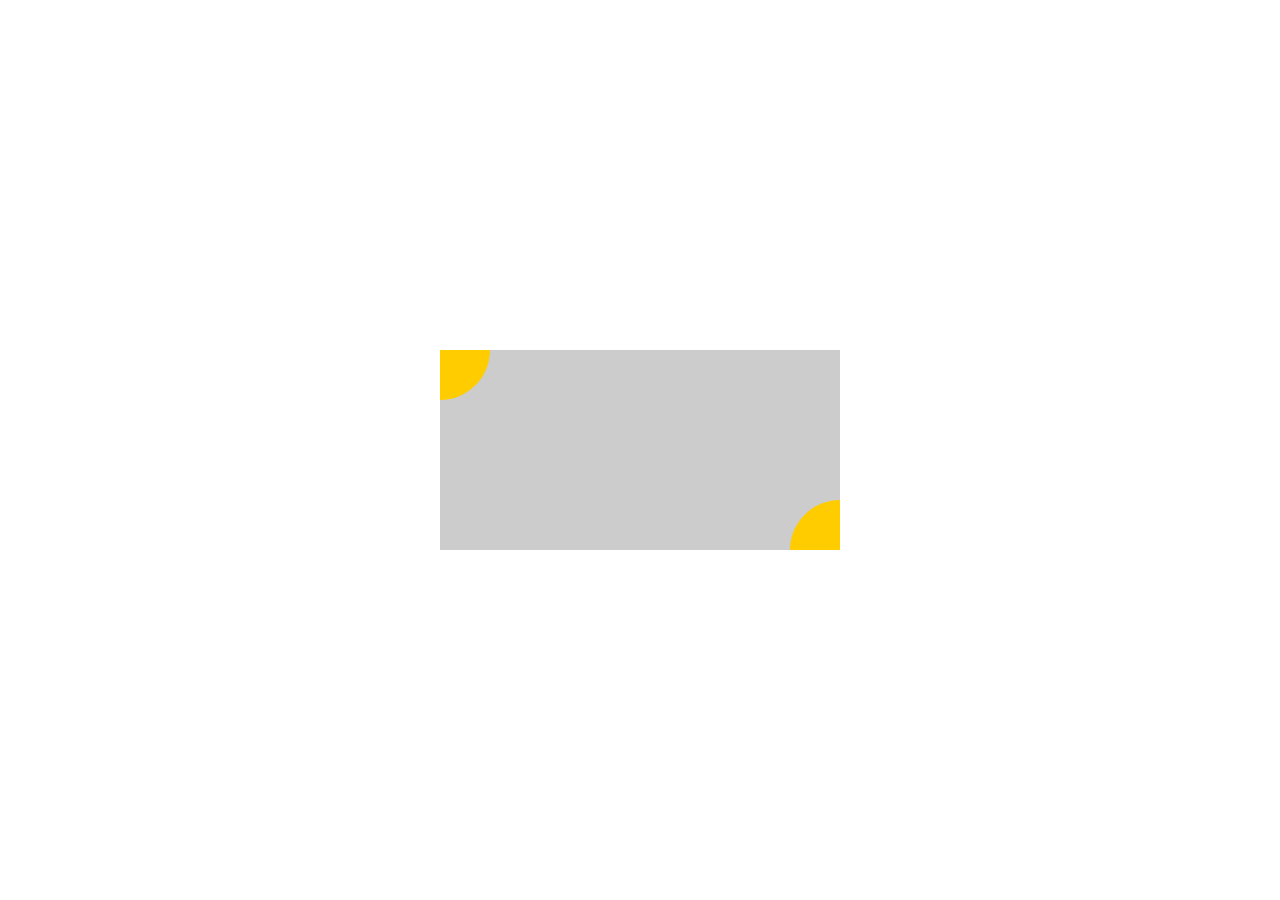
<file: task1/task1-4/flex.html>
<!DOCTYPE html>
<html lang="en">
<head>
    <meta charset="UTF-8">
    <title>task1-4-flex</title>
    <link rel="stylesheet" href="css/style.css">
</head>
<body>
    <div class="wrap">
		<div class="inner">
			<div class="corner top-corner"></div>
			<div class="corner bottom-corner"></div>
		</div>
	</div>
</body>
</html>
</file>
<file: task1/task1-10/css/style.css>
.container {
    width: 100%;
    height: 400px;
    padding: 20px;
    border: 1px solid #4b4e4e;
    box-sizing: border-box;
    display: flex;
    align-items: center;
    justify-content: space-between;
}

.one {
    height: 120px;
    width: 150px;
    border:1px solid #f00;
    box-sizing: border-box;
    
}
.two {
    height: 100px;
    width: 150px;
    border: 1px solid #f00;
    box-sizing: border-box;
}
.three {
    height: 40px;
    width: 150px;
    border: 1px solid #f00;
    box-sizing: border-box;
}
.four {
    height: 200px;
    width: 150px;
    border: 1px solid #0f0;
    box-sizing: border-box;
}

@media all and (max-width:640px) {
    .container {
        display: inline-flex;
        align-items: flex-start;
        flex-wrap:  wrap;
    }
    .four {
    order: -1;
    }
}
</file>
<file: task1/task1-12/css/style.css>
.container{
    padding: 30px;
}
thead th {
    background-color: black;
    text-align: left;
    color: #fff;
}
tbody tr:nth-child(2n+0) {
    background-color: lightgrey;
}
tbody tr:nth-child(-n+3) {
    color: red;
}
.text {
    padding: 50px 0;
    width: 200px;
}
.input {
    display: block;
    width: 100px;
    margin: 0 auto;
    transition: width 2s ease;
    -moz-transition: width 2s ease;
    -webkit-transition: width 2s ease;
    -o-transition: width 2s ease;
}
.input:focus {
    width: 200px;
}
.gallery {
    width: 1500px;
    height: 150px;
    position: relative;
}
.carousel {
    width: 300px;
    height: 150px;
    margin: 0 auto;
    position: relative;
    overflow: hidden;
}
.banner {
    width: 300px;
    height: 150px;
}
#banner1 {
    background: lightgreen;
    position: absolute;
    animation: one 8s linear infinite;   
}
#banner2 {
    background: red;
    position: absolute;
    animation: two 8s linear infinite;
}
#banner3 {
    background: yellow;
    position: absolute;
    animation: three 8s linear infinite;
}
@keyframes one {
    0% {left:0;}
    25%{left: 50%;}
    50%{left: 100%;}
    75%{left:150%;}
    100%{left: 200%}  
}
@-moz-keyframes one {
    0% {left:0;}
    25%{left: 50%;}
    50%{left: 100%;}
    75%{left:150%;}
    100%{left: 200%}  
}
@-webkit-keyframes one {
    0% {left:0;}
    25%{left: 50%;}
    50%{left: 100%;}
    75%{left:150%;}
    100%{left: 200%}  
}
@-o-keyframes one {
    0% {left:0;}
    25%{left: 50%;}
    50%{left: 100%;}
    75%{left:150%;}
    100%{left: 200%}  
}


@keyframes two {
    0%{left: -100%;}
    25%{left: -50%;}
    50%{left: 0;}
    75%{left: 50%;}
    100%{left: 100%}
}
@-moz-keyframes two {
    0%{left: -100%;}
    25%{left: -50%;}
    50%{left: 0;}
    75%{left: 50%;}
    100%{left: 100%}
}
@-webkit-keyframes two {
    0%{left: -100%;}
    25%{left: -50%;}
    50%{left: 0;}
    75%{left: 50%;}
    100%{left: 100%}
}
@-o-keyframes two {
    0%{left: -100%;}
    25%{left: -50%;}
    50%{left: 0;}
    75%{left: 50%;}
    100%{left: 100%}
}


@keyframes three {
    0%{left: -200%;}
    25%{left: -150%;}
    50%{left: -100%;}
    75%{left: -50%%;}
    100%{left: 0}
}
@-moz-keyframes three {
    0%{left: -200%;}
    25%{left: -150%;}
    50%{left: -100%;}
    75%{left: -50%%;}
    100%{left: 0}
}
@-webkit-keyframes three {
    0%{left: -200%;}
    25%{left: -150%;}
    50%{left: -100%;}
    75%{left: -50%%;}
    100%{left: 0}
}
@-o-keyframes three {
    0%{left: -200%;}
    25%{left: -150%;}
    50%{left: -100%;}
    75%{left: -50%%;}
    100%{left: 0}
}
.icon {
    position: absolute;
    height: 30px;
    width: 100px;
    right: -6px;
    bottom: 0;
    *zoom:20;
}
.icon a {
    text-decoration: none;
    display: inline-block;
    line-height: 30px;
    padding-left: 10px;
    font-weight: 700;
    width:16px;
    height: 30px;
    color: #fff;
    background-color: rgba(146,154,155,0.4);
}
#banner1:target {
    animation: banner1;
}
#banner2:target {
    animation: banner2;
}
#banner3:target {
    animation: banner3;
}
</file>
<file: task1/task1-2/css/style.css>
body {
    font: 14px;
    line-height: 26px;
    padding: 0;
    margin: 0;
    background-color: #DEDEDE;
/*    background-color:grey;*/
}
* {
    margin: 0;
    padding: 0;
}
/*header开始*/
header {
    height:70px;
    background-color: black;
}
header img {
    padding-top: 10px;
    padding-left:10px;
    float: left;
}
header nav {
    overflow: auto;
    zoom:1;
    line-height: 70px;
/*    margin-top: -45px;*/
}
header nav ul{
    float: right;
}
header nav ul li{
    display: inline-block;
}
header nav ul li a {
    color: white; 
    text-decoration:none;
    padding-right: 20px;
}
/*header结束*/
.container {
    width: 90%;
    margin: 0 auto;
}
/*section开始*/
section article{
    background-color: white;
    padding: 20px;
    margin:20px;
    border:1px solid grey;
    box-shadow: 1px 1px grey;
}
section article h3,span {
   color:dimgray; 
}
section article p {
    text-indent: 2em;
}
section article menu ul {
    list-style:none;
}
section article figure {
    width: 250px;
    border: 1px solid grey;
    text-align: center;
}
figure img {
    padding: 10px;
}
figure figcaption {
    padding:5px;
}
section article menu {
    margin-left: 30px;
}
/*表格*/
section article table {
    width:95%;  
}
table tr td,th {
    border:1px solid #ccc;
}
table thead {
    color: white;
    background-color:#333;
}
table .total td {
    background-color: #A9A9A9;
    color: black;
    font-weight: bold;
}
table tbody tr td {
    padding-left:10px;
}
table tbody tr td a {
    color: green;
}
/*section结束*/
/*aside开始*/
aside {
    background-color: white;
    width: 88%;
    padding: 20px;
    margin: 40px 0 20px 20px;
    border: 1px solid grey;
    box-shadow:1px 1px grey;
    line-height: 35px;
}
aside .title {
    border-left: 3px solid #ccc;
    height:50px;
    padding-left: 10px;
}
.title h3 {
    line-height: 50px;
}
.info {
    padding-left:150px;  
}
.info span {
    padding-left: 22%;
}
form label {
    display: inline-block;
    width:20%;
    text-align: right;
    padding-right: 10px;
    
}
form p {
    display: inline;
    padding-left:10px;
}
form  {
    padding-top: -50px;
}
.top{
    vertical-align:top;
}
form textarea {
    width: 70%;
    height: 120px;
}
.btn {
    width: 100%;
    height: 40px;
    font-size:16px;
    font-weight:bold;
    border-radius: 10px;
    background-color: dodgerblue;
    color: white;
}
/*aside结束*/
/*footer*/
footer {
    width:100%;
    height: 70px;
    color: white;
    background-color: black;
    text-align: center;
    line-height: 70px;
}
</file>
<file: task1/task1-3/css/style.css>
.container {
    margin: 20px;
    border: 1px solid #999;
    background-color: #eee; 
    position: relative;  
}
*{
    margin: 0;
    padding: 0;
}
section {
    margin: 20px;
    background-color: white;
    border: 1px solid #999;
    box-sizing: border-box;
    -webkit-box-sizing: border-box;
    -moz-box-sizing: border-box;
    -ms-box-sizing: border-box;
    -o-box-sizing: border-box;
}
.logo {
    width: 200px;
    padding: 20px 0 20px 20px;
    float: left;
}
.logo span{
   vertical-align: top;
}
.us {
/*    position: absolute;*/
/*    float: left;*/
    margin-left: 240px;
    margin-right: 160px;
}
.us article {
    padding: 20px;
}
.us p {
    text-indent: 2em;
    font-family: 'Microsoft YaHei';
    font-size: 16px;
    line-height: 28px;
}

.photo {
    width: 120px;
    float: right; 
}
.photo img {
    padding: 20px;
}
.clearfix {
    overflow: auto;
    zoom:1;
}
</file>
<file: task1/task1-4/css/style.css>
/*.container {
    border: 1px solid #ccc;
    width: 60%;
    height: 650px;
}
.father {
    text-align: center;
}
.rectangle {
    border:1px solid #ccc;
    background-color: #ccc;
    height: 50px;
    display: table-cell;
    vertical-align: middle; 
    width: 50%;
    display: inline-block;   
}*/

* {
    padding: 0;
    margin: 0;
}

.rectangle {
    background: #ccc;
    height: 200px;
    width: 400px;
    position: absolute;
    left: 50%;
    top: 50%;
    margin-left: -200px;
    margin-top: -100px;
    overflow: hidden;
}

.circle {
    background-color: #fc0;
    position: absolute;
    width: 100px;
    height: 100px;
    border-radius: 50%;
    -moz-border-radius: 50%;
    -ms-border-radius: 50%;
    -o-border-radius: 50%;
}

.circle-top {
    top: -50px;
    left: -50px;
}

.circle-bottom {
    right: -50px;
    bottom: -50px;
}
/*table*/

html,
body {
    width: 100%;
    height: 100%;
}

.container {
    display: table;
    height: 100%;
    width: 100%;
}

.content {
    display: table-cell;
    vertical-align: middle;
}

.box {
    width: 400px;
    height: 200px;
    background: #ccc;
    margin: 0 auto;
    position: relative;
    overflow: hidden;
}

.corner {
    background: #fc0;
    position: absolute;
    width: 100px;
    height: 100px;
    border-radius: 50%;
    -moz-border-radius: 50%;
    -ms-border-radius: 50%;
    -o-border-radius: 50%;
}

.corner-top {
    top: -50px;
    left: -50px;
}

.corner-bottom {
    bottom: -50px;
    right: -50px;
}
/*flex*/

html,
body {
    width: 100%;
    height: 100%;
}

.wrap {
    width: 100%;
    height: 100%;
    display: -webkit-flex;
    display: flex;
    justify-content: center;
    align-items: center;
}

.inner {
    width: 400px;
    height: 200px;
    background: #ccc;
    position: relative;
    overflow: hidden;
}

.corner {
    position: absolute;
    width: 100px;
    height: 100px;
    border-radius: 50%;
    background: #fc0;
}

.top-corner {
    left: -50px;
    top: -50px;
}

.bottom-corner {
    right: -50px;
    bottom: -50px;
}
</file>
<file: task1/task1-5/css/style.css>
body {
    font: 14px;
    line-height: 26px;
    padding: 0;
    margin: 0;
    background-color: #DEDEDE;
    font-family: "Microsoft YaHei";
/*    background-color:grey;*/
}
/*header开始*/
header {
    height:70px;
    background-color: black;
}
header img {
    padding-top: 10px;
    padding-left:10px;
    background-size:contain;
}
header nav {
    margin-top: -60px;
}
header nav ul li{
    float: right;
    display: inline-block;
}
header nav ul li a {
    color: white; 
    text-decoration:none;
    padding-right: 20px;
}
/*header结束*/
.container {
    margin: 0 auto;
    position: relative;
}
/*section开始*/
.left {
    position: absolute;
    right: 460px;
    top: 0px;
/*height: 1000px;*/
}
section article{
    background-color: white;
    padding: 20px;
    margin:20px;
    border:1px solid grey;
    box-shadow: 1px 1px grey;
}
section article h3,span {
   color:dimgray; 
}
section article p {
    text-indent: 2em;
}
section article menu ul {
    list-style:none;
}
section article figure {
    width: 100px;
    border: 1px solid grey;
    text-align: center;
    display: inline-block;
}

figure img {
    padding: 10px;
}
figure figcaption {
    padding:5px;
}
/*表格*/
section article table {
    width:95%;  
}
table tr td,th {
    border:1px solid #ccc;
}
table thead {
    color: white;
    background-color:#333;
}
table .total td {
    background-color: #A9A9A9;
    color: black;
    font-weight: bold;
}
table tbody tr td {
    padding-left:10px;
}
table tbody tr td a {
    color: green;
}
/*section结束*/
/*aside开始*/
aside {
    background-color: white;
    width: 400px;
    padding: 20px;
    margin: 40px 0 20px 20px;
    border: 1px solid grey;
    box-shadow:1px 1px grey;
    line-height: 35px;
    float: right;
    position: absolute;
    top: -20px;
    right: 20px;
}
aside .title {
    border-left: 3px solid #ccc;
    height:50px;
    padding-left: 10px;
}
.title h3 {
    line-height: 50px;
}
.info {
    padding-left:20px;  
}
.info span {
    padding-left: 35%;
}
form label {
    display: inline-block;
    width:30%;
    text-align: right;
    padding-right: 10px;
    
}
form p {
    display: inline;
    padding-left:10px;
}
form  {
    padding-top: -50px;
}
.top{
    vertical-align:top;
}
form textarea {
    width: 60%;
    height: 120px;
}
.btn {
    width: 100%;
    height: 40px;
    font-size:16px;
    font-weight:bold;
    border-radius: 10px;
    background-color: dodgerblue;
    color: white;
}
/*aside结束*/
/*footer*/
footer {
    width:100%;
    height: 70px;
    color: white;
    background-color: black;
    text-align: center;
    line-height: 70px;
    float: left;
/*    position: absolute;*/
    
    bottom: 0px;

}
/*footer {
    position: absolute;
    bottom: 0;
}*/
.clearfix {
    overflow: auto;
    zoom:1;
}
</file>
<file: task1/task1-6/css/style.css>
* {
    margin: 0;
    padding: 0;
}

body {
    background-color: #ccc;
}
.container {
    width: 980px;
    height: 1386px;
    background: white;
    margin: 0 auto;
/*    padding: 0px 44px;*/
}

header {
    width: 892px;
    height: 61px;
    margin: 0 auto;
    border-bottom: 2px solid #938e8c;
    position: relative;
}

header p {
    display: block;
    width: 110px;
    height: 61px;
    background-color: #d45d5c;
    font: 12px "黑体";
    position: relative;
}

header p span {
    color: #fff;
    position: absolute;
    bottom: 0;
    left: 4px;
}

header span {
    font-size: 12px;
    color: #d45d5c;
    font-family: "黑体";
    position: absolute;
    bottom: 0;
    right: 0;
}
/*第一段开始*/
.part1 {
    width: 892px;
    margin: 0 auto;
    padding-top: 35px;
}
.part1 article {
    display: inline-block;
}
.part1 .pic1 {
    width: 641px;
    height: 301px;
    background: url(../images/pic1.png) no-repeat center;
    margin-right: 40px;
}
.pic1 .green {
    width: 191px;
    height: 301px;
    background-color: #428c59;
    opacity: 0.4;
    filter: alpha(opacity=40);
}
.pic1 .red {
    width: 191px;
    height: 301px;
    background-color: #cc7680;
    opacity: 0.4;
    filter: alpha(opacity=40);
    float: right;
}
.part1 .right1 {
    width: 203px;
    height: 301px;
    border-top: 2px solid #cc8091;
    overflow: hidden;
    position: relative;
}
.right1 .about {
    font: 24px "Microsoft YaHei";
    text-decoration: underline;
    font-variant: small-caps;
}
.right1 .f1 {
    font: 12px/10px "楷体";
    color:#676767;  
}
.f700 {
    font: italic 116px "Microsoft YaHei";
    font-weight: 500;
    color:#75b86b ;
    margin-left: -17px;
}
.all {
/*    margin-top: -14px;*/
    position: absolute;
    bottom: 0;
    height: 60px;
}
.f32 {
    font: 55px "Microsoft YaHei";
    color: #cc8091;
    display: inline-block;
}
.fcss {
    display: inline-block;
}
.fcss .fcss1{
    font: 21px "Microsoft YaHei";
    color: #cc8091;
/*    margin-bottom: -40px;*/
    position: absolute;
    top: 25px;
}
.fcss .fcss2 {
    font: 12px "Microsoft YaHei";
    color: #bcbbba;
/*    margin-top: -30px;*/
}
/*第一段结束*/
/*第二段开始*/
.part2 {
    width: 892px;
    margin: 0 auto;
    padding-top: 50px;
    padding-bottom: 50px;
    font: 12px/16px "宋体";
    color:#767777;
    overflow: hidden;
    zoom: 1;
}
.what{
    width: 220px;
    float: left;
    margin-right: 30px;
}
.when {
    width: 200px;
    float: left;
    margin-right:30px;     
}
.how {
    width: 150px;
    float: left;
}
.part2 h2 {
    font: bold 16px "Microsoft YaHei";
    margin-bottom: 10px;
}
.what h2 a{
    color:#418c59;
}
.when h2 a{
    color:#d2994f;
}
.how h2 a{
    color: #cc7680;
}
.how>p {
    line-height: 25px;
}
.how .what {
    font: 12px/16px "Microsoft YaHei";
    color: #231815 ;
    padding-top: 20px;
    padding-left: 10px;
    opacity: 0.7;
    filter: alpha(opacity=70);
}
.how .what span {
    font-style: italic;
    color: #cd4a48;
}
/*第二段结束*/
/*第三段开始*/
.part3 {
    width: 892px;
    margin: 0 auto;
    overflow: hidden;
    zoom: 1; 
}
.part3 .left {
    width: 415px;
}
.part3 .right {
    width: 458px;
    float: right;
    margin-bottom: 35px;
}
/*第三段右侧的图开始*/
.right-pic {
    background: url(../images/pic2.png) no-repeat;
    width: 458px;
    height: 275px;
    position: relative;
}
.pic-font {
    height: 61px;
    width:458px;
    position: absolute;
    bottom: 0;
}
.right-pic .grey {
    height: 61px;
    width:458px;
    background: #040000;
    opacity: 0.3;
    filter: Alpha(opacity=30);/*IE8及更早的浏览器*/
}
.right-pic .right-font {
    height: 44px;
    border-left: 3px solid #73b16a;
    position: absolute;
    bottom: 8.5px;
    left: 40px;
}
.right-pic .font1 {
    font: 26px "Microsoft YaHei";
    color: #fff;
    display: inline-block;
    line-height: 44px;
    padding-left: 10px;
}
.right-pic .font2 {
    font: italic 12px "Microsoft YaHei";
/*    letter-spacing: 1.4em;*/
    color: #72b16a;
}
/*第三段右侧的图结束*/
/*第三段右侧下方开始*/
.right .bottom {
    margin-top: 19px;
    width: 459px;
    height: 318px;
    background-color:#eeedd6;
}
.bottom .first {
    padding: 40px 10px 10px 20px;
    text-align: justify;
    
}
.bottom .first p {
    position: relative;
    padding-left: 40px;
    font: 16px "宋体";
    padding-bottom: 20px;
    color: #5a5b5b;
    
}
.bottom .first .triangle {
    height: 0;
    width: 0;
    border: 7px solid transparent;
    border-bottom-color: #11456c;
    position: absolute;
    left: 20px;
    top: 2px
}
.bottom i {
    font-size: 12px;
}

.bottom .second {
    width: 459px;
    height: 150px;
    position: absolute;
}
.bottom .second .red {
    width: 260px;
    height: 153px;
    background-color: #d45d5c;
    display: inline-block;
    position: relative;
}
.bottom .second .o {
    font: 110px "Microsoft YaHei";
    color: #fff;
    line-height: 153px;
    padding-left: 10px;
    width: 70px;
}
.bottom .second .icon {
    border: 2px solid #fff;
    display: inline-block;
    height: 86px;
    margin-bottom: -3px;
}
.bottom .second .red i {
    font-family:"黑体";
    font-size:  21px ;
    line-height: 24px;
    color: #fff;
    display: inline-block;
    position: absolute;
    top:40px;
    left: 90px;
}
.bottom .second .small {
    font: 12px "黑体";
    color:#fff;
    position: absolute;
    left: 90px;
    top: 90px; 
}
.bottom .second .text {

    font: italic 14px/16px "黑体";
    color: #5a5b5b;
    position: absolute;
    top:10px;
    left: 270px;
    right: 40px;
    text-align: justify;
}
.bottom .second .text .big1 {
   font: 72px "黑体";
    color: #d45d5c;
    position: absolute;
    top: -18px;
    left: -38px;  
}
.bottom .second .text .big2 {
   font: 72px "黑体";
    color: #d45d5c;
    position: absolute;
    top: 90px;
    right: -40px;  
}
.bottom .second .text p {
   text-indent: 2em;
}

/*第三段右侧下方结束*/
/*第三段左侧开始*/
.left h1 {
    height: 180px;
    width: 415px;
    border-bottom: 2px solid #11456b;
    font: bold 41px "黑体";
    color:#11456b;
    display: inline-block;
}
.left h1 i {
    font-size:72px;
    font-weight: bold;
    color: #f5e327;
}
.left h1 p {
    font: bold 33px "Microsoft YaHei";
}
.left .font-pic {
    padding-top: 20px;
    font: 12px/16px "宋体";
    color: #767777;
    text-align: justify;
}
.left .font-pic span{
    font: 70px "Microsoft YaHei";
    color: #f5e327;
    float: left;
    margin-top:-12px;
} 

.left .font-pic img {
    float: right;
    padding: 15px 0 15px 15px;
}
/*第三段左侧结束*/

/*第三段结束*/
footer {
    width: 892px;
    margin: 0 auto;
    border-top: 1px solid #938e8c;
}
footer p {
    font: 12px "黑体";
    color: #d45d5c;
    float: right;
}
</file>
